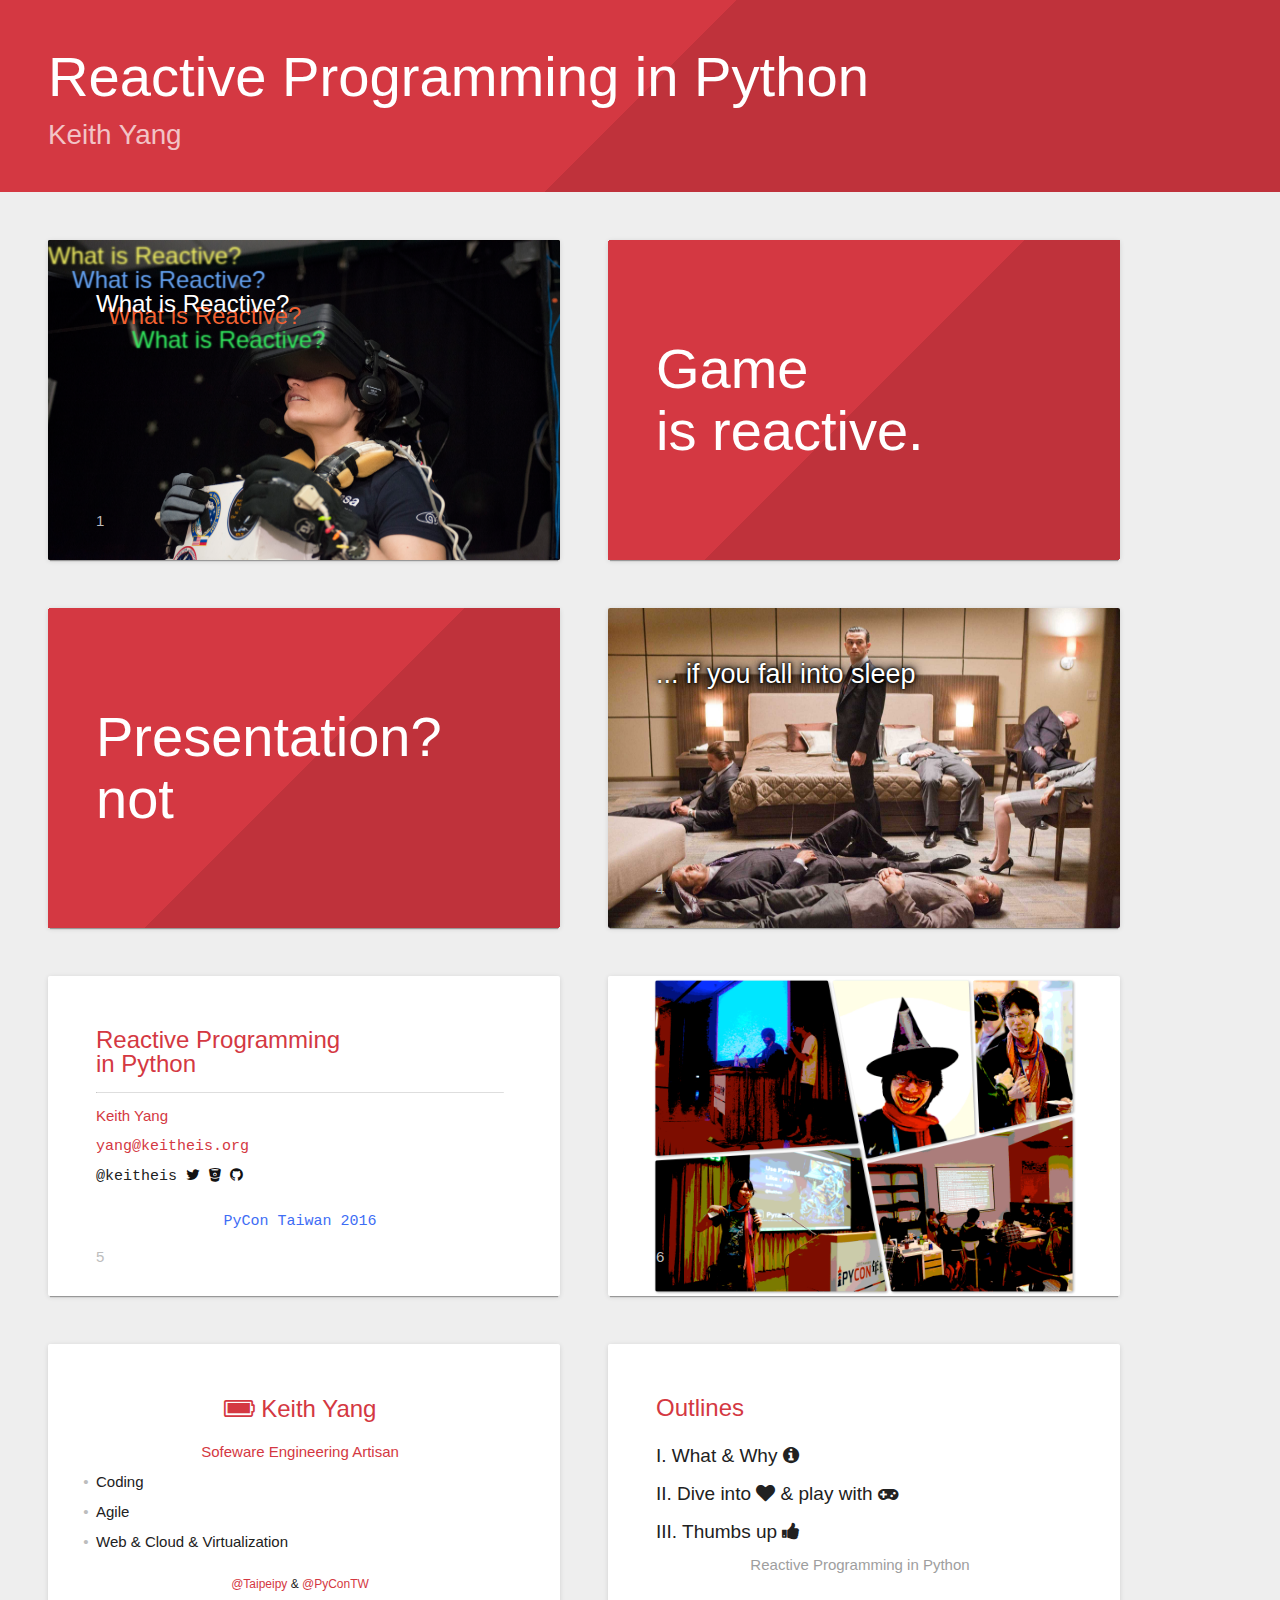
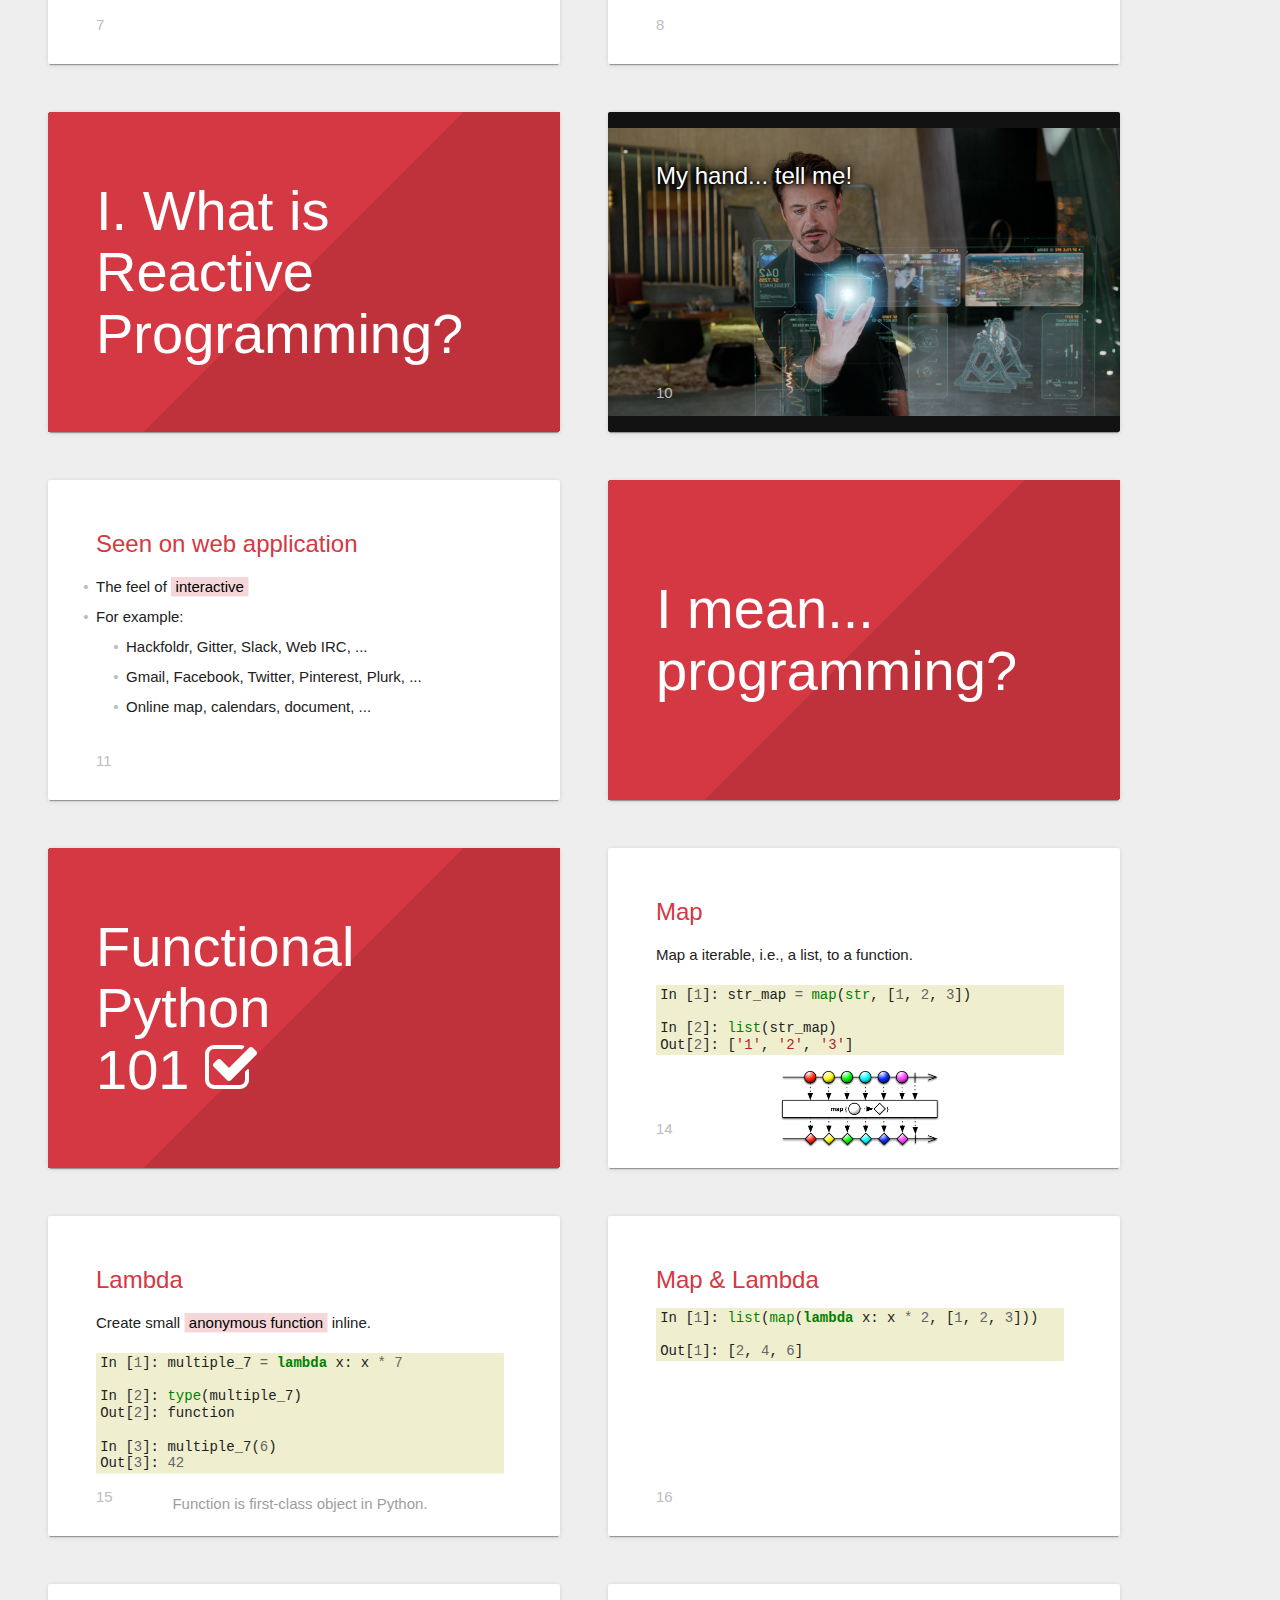
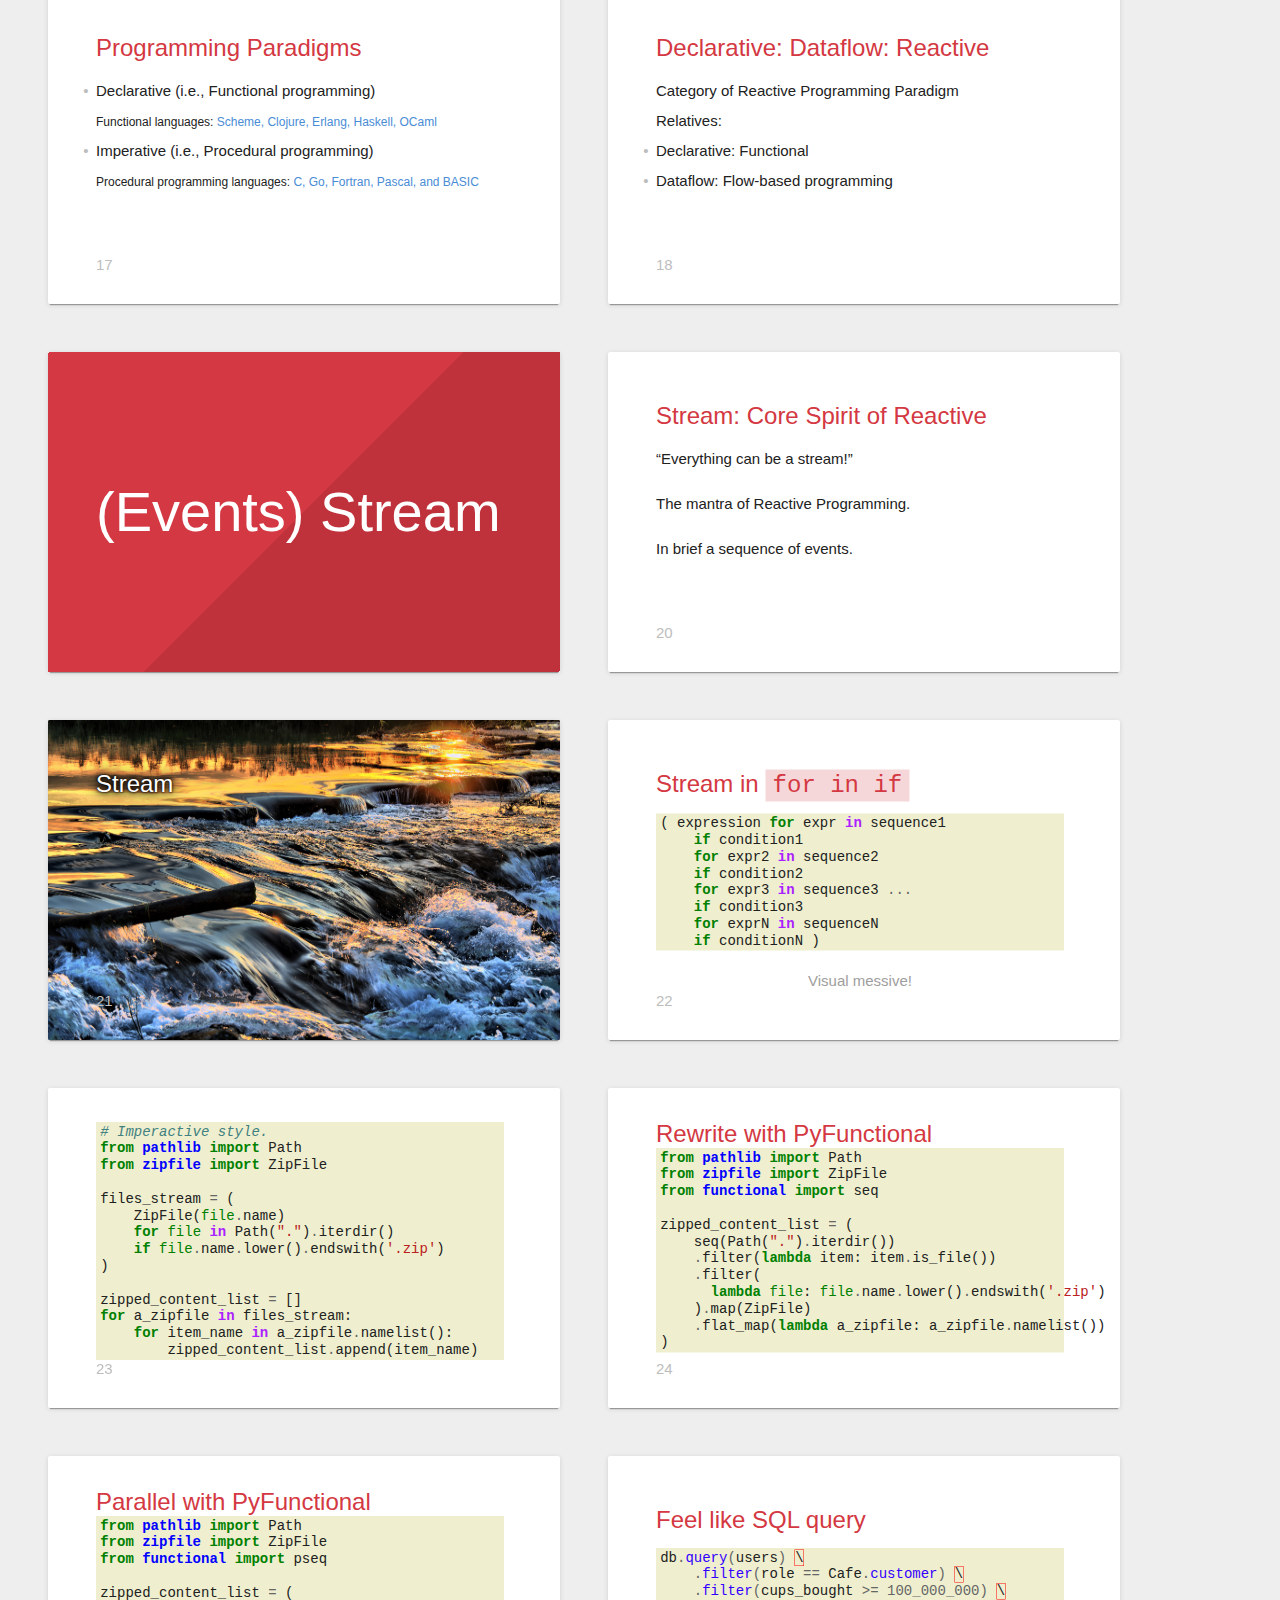
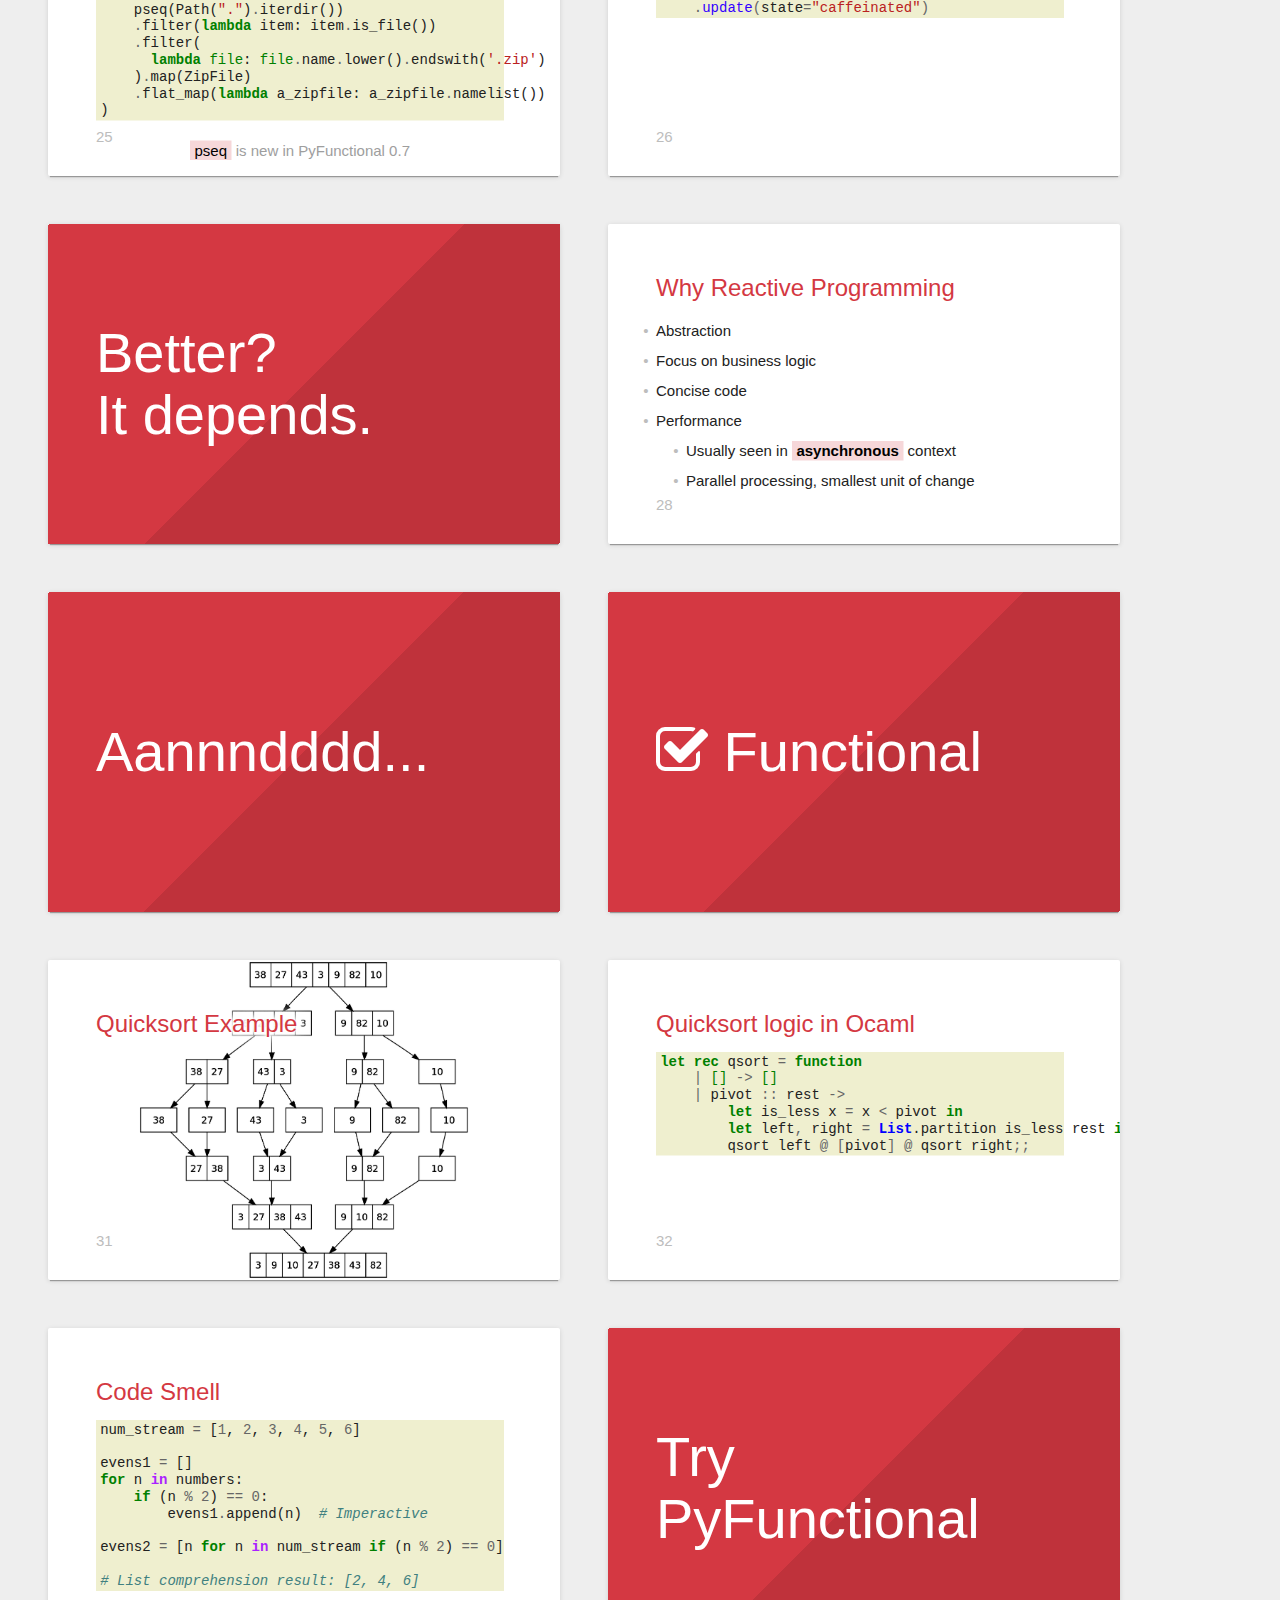
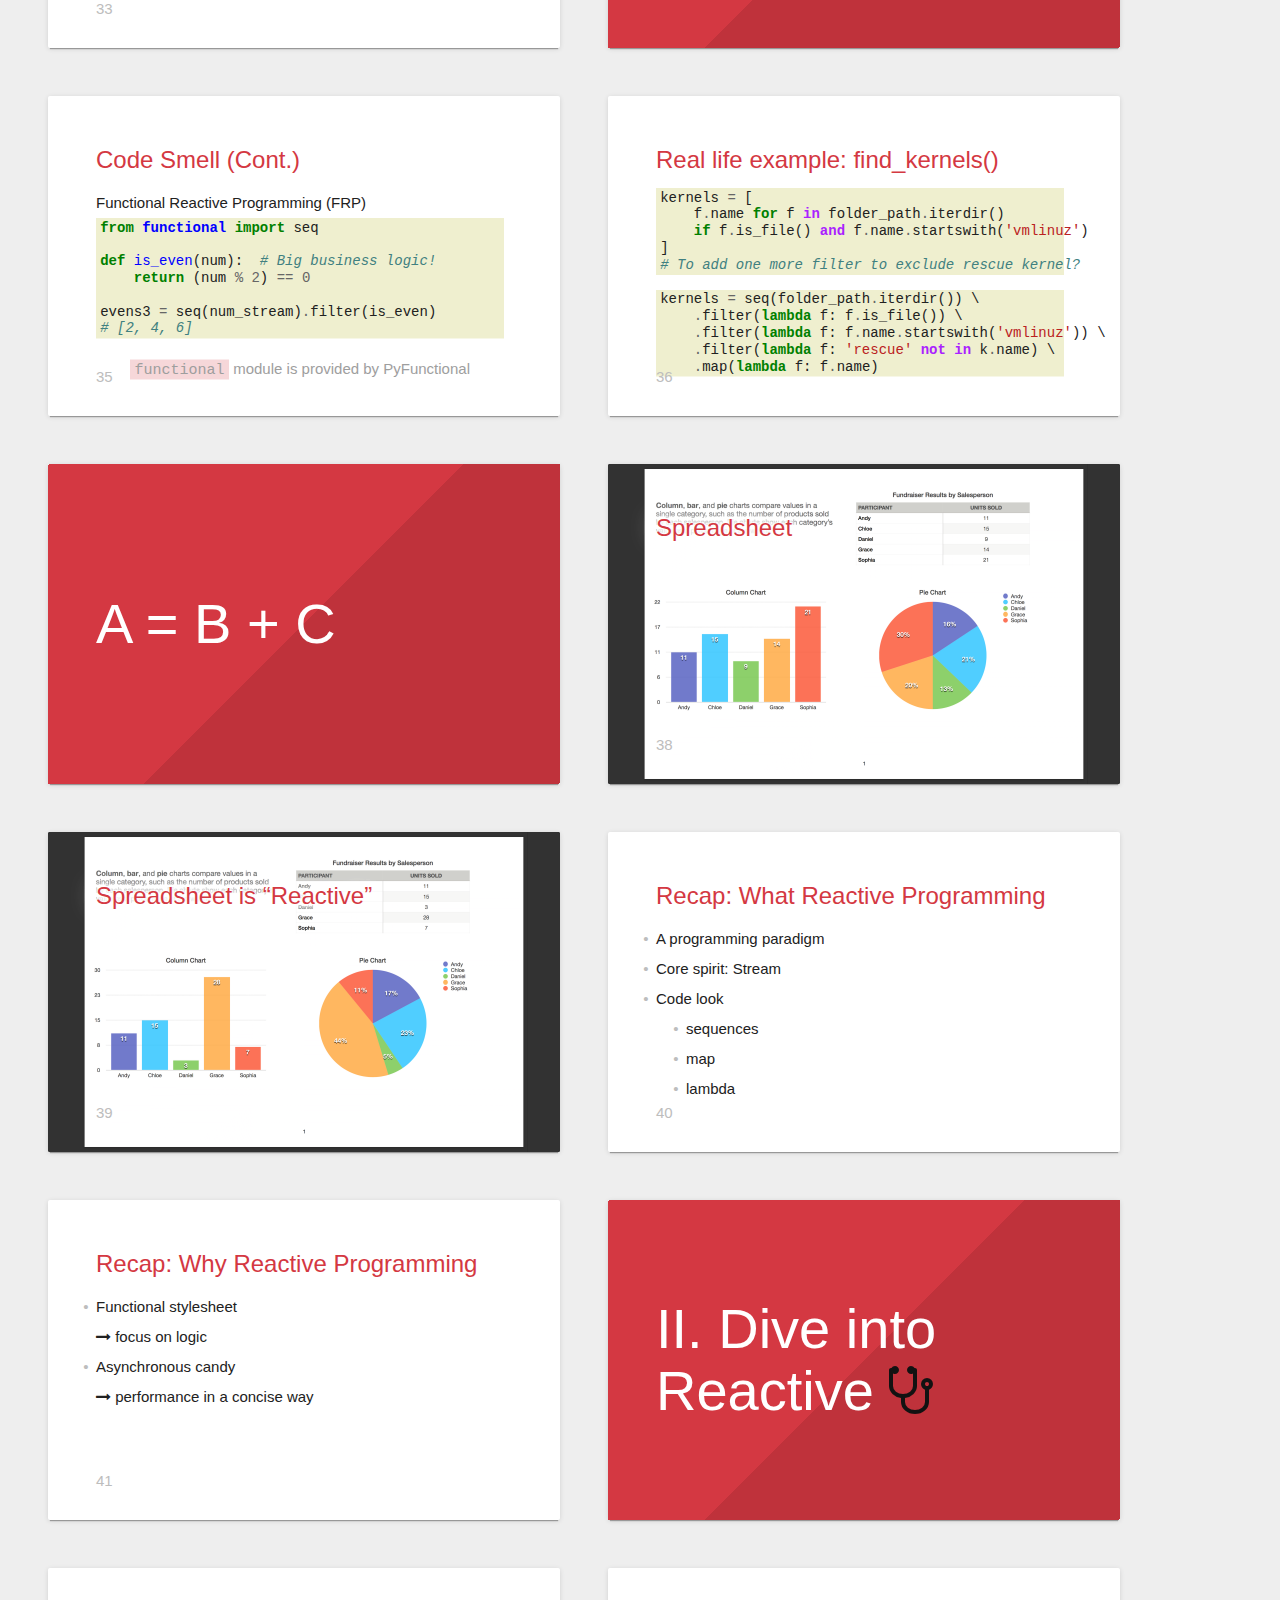
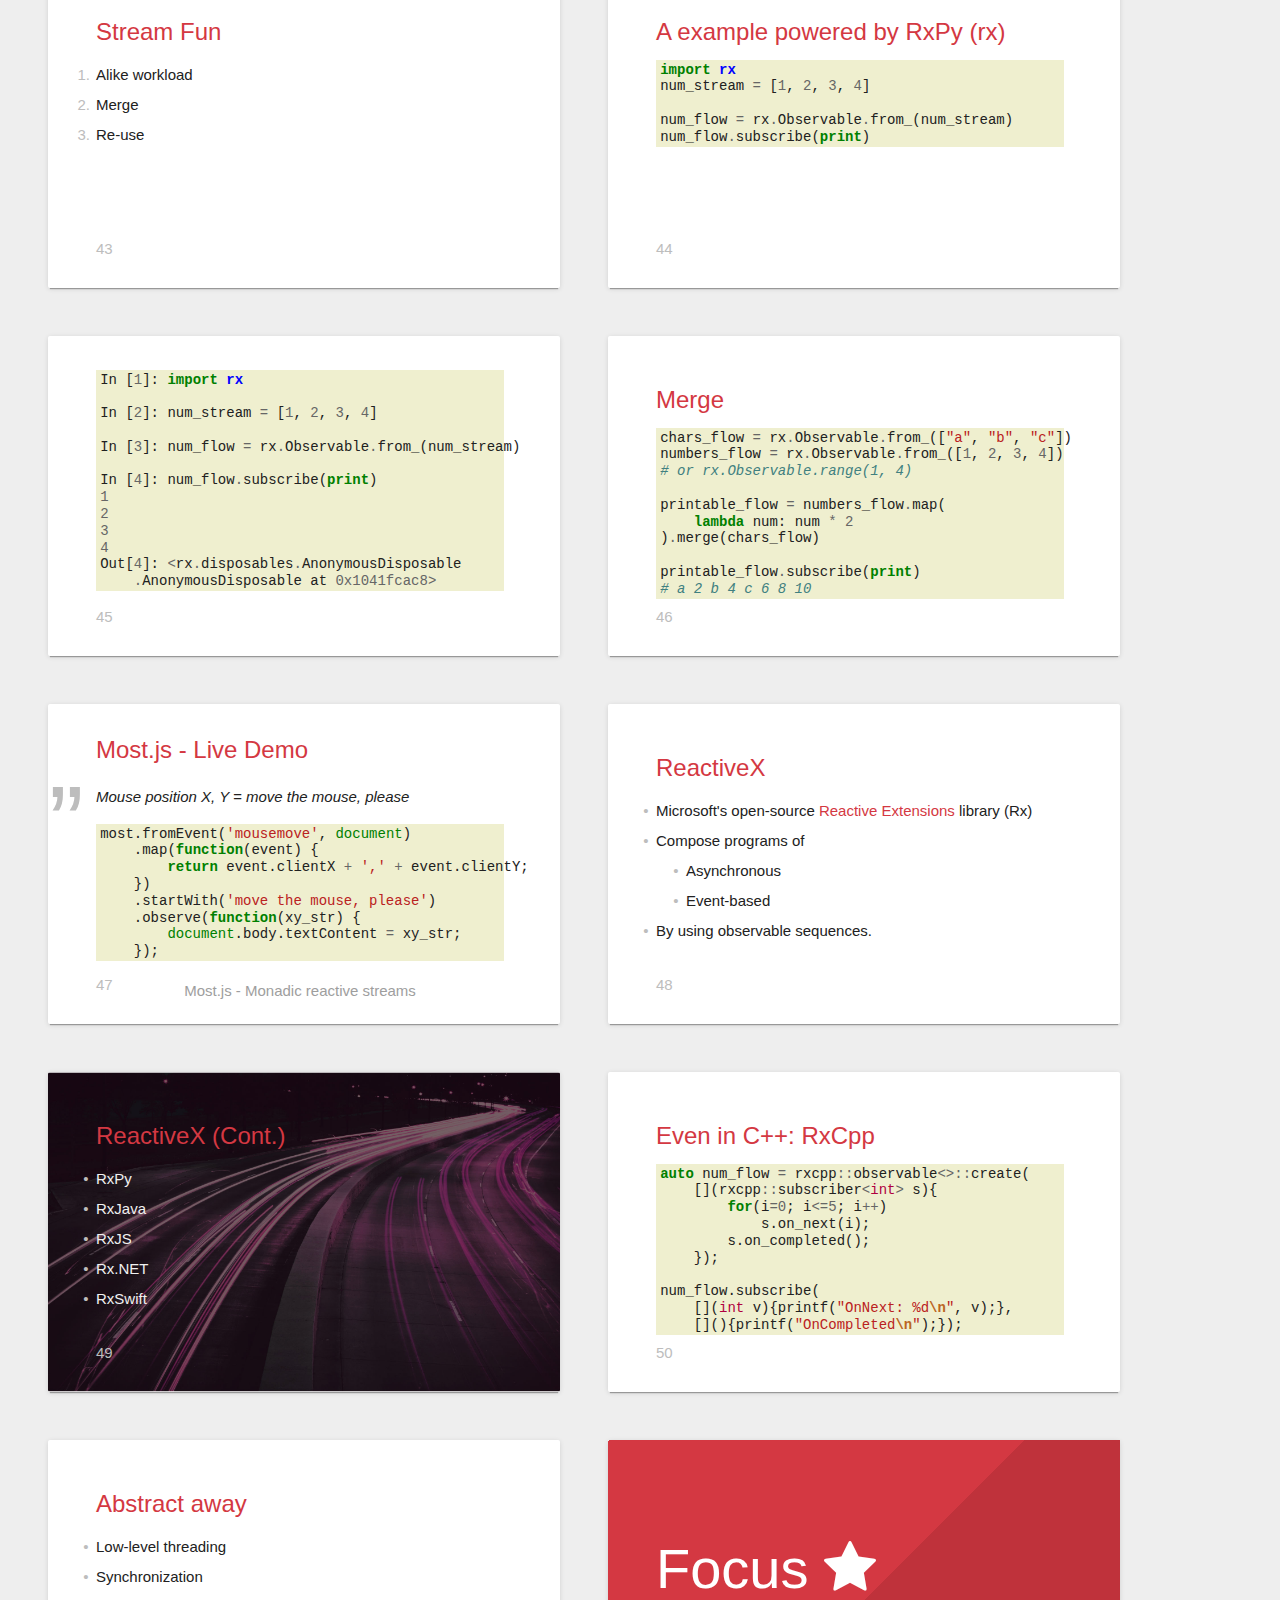
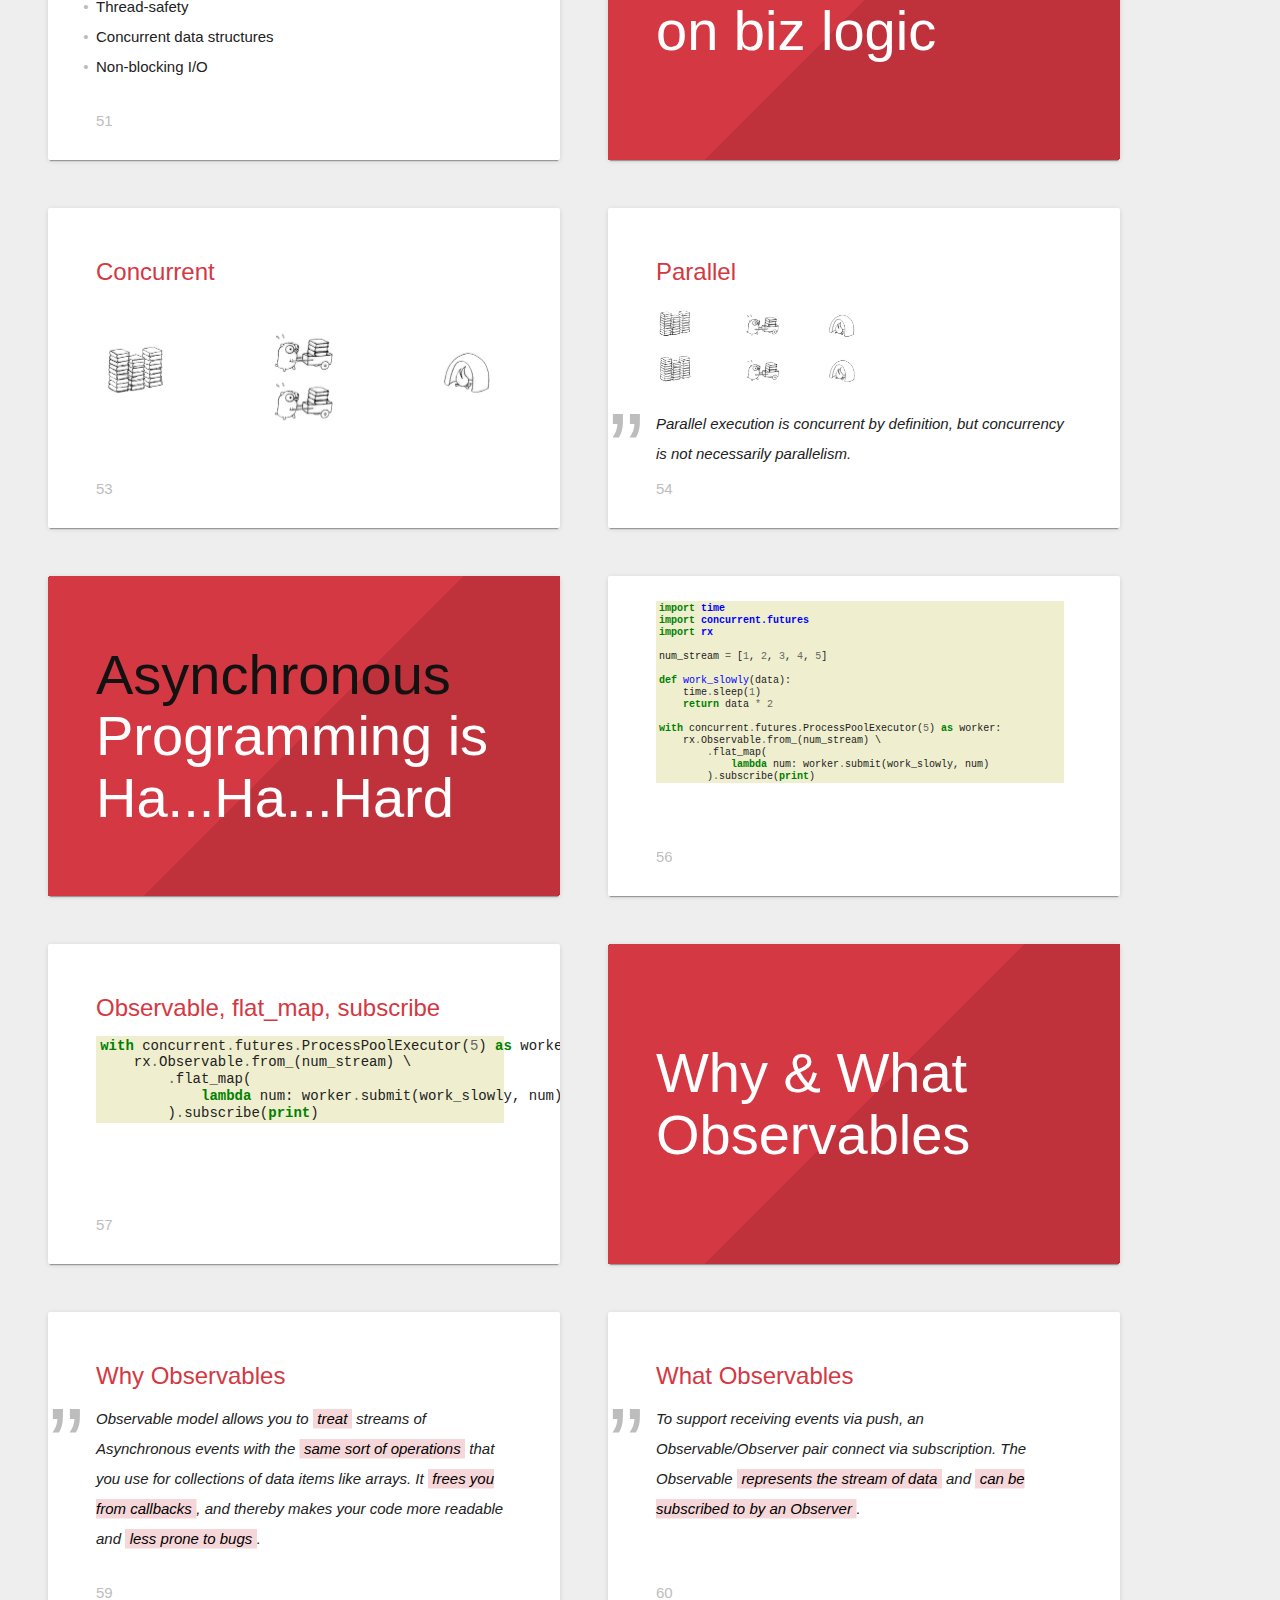
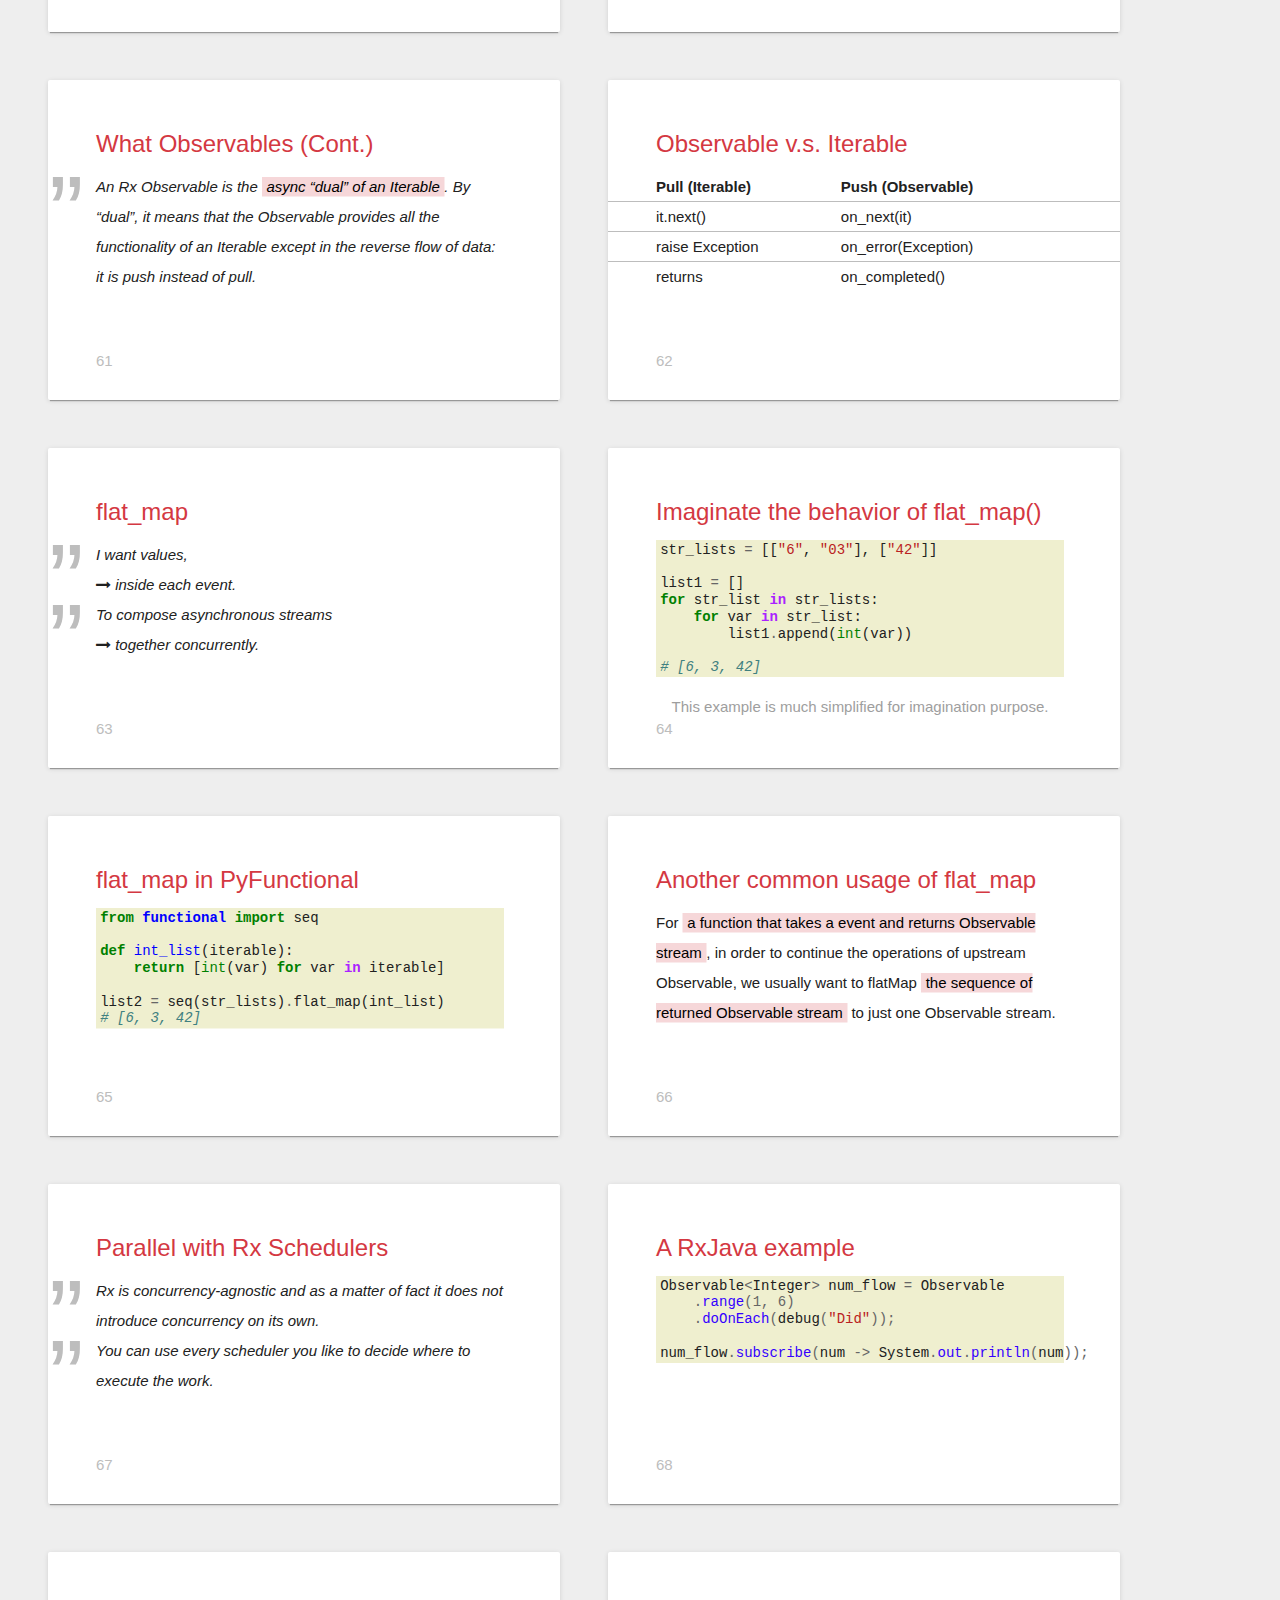
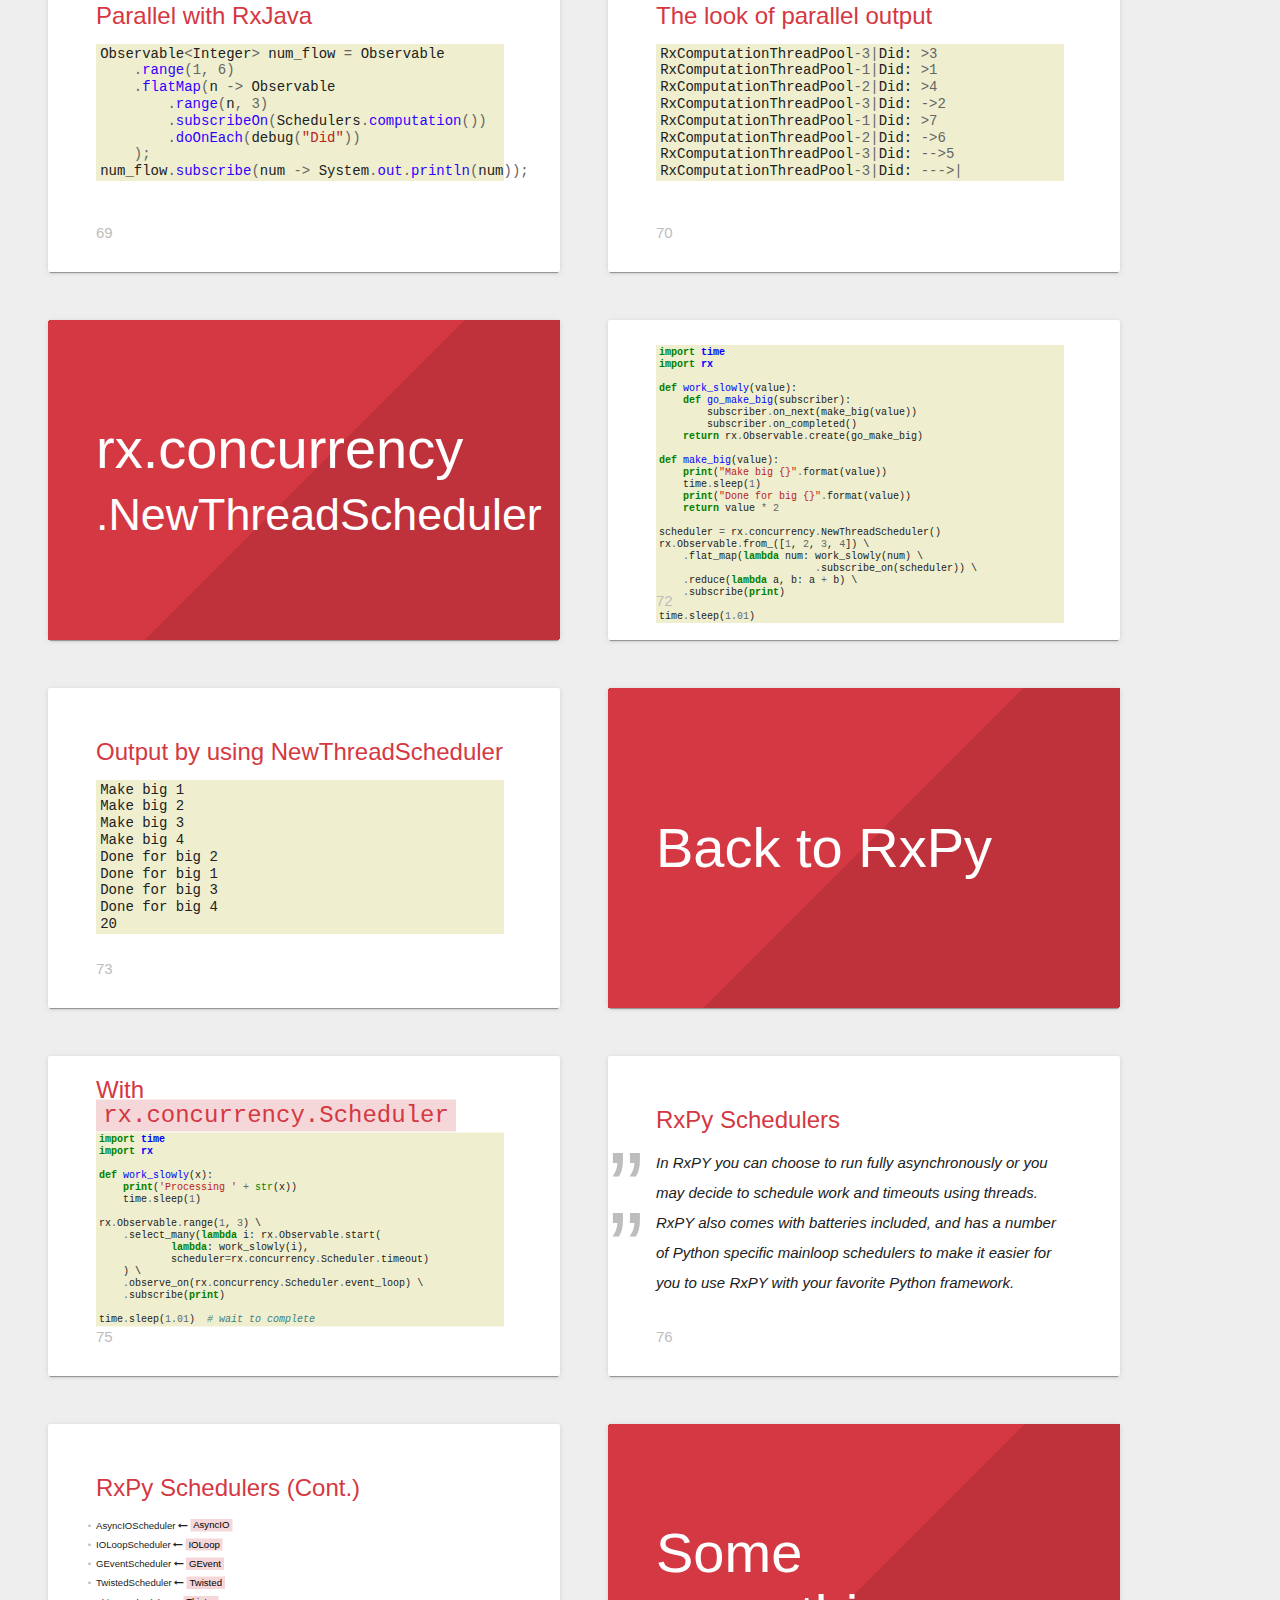
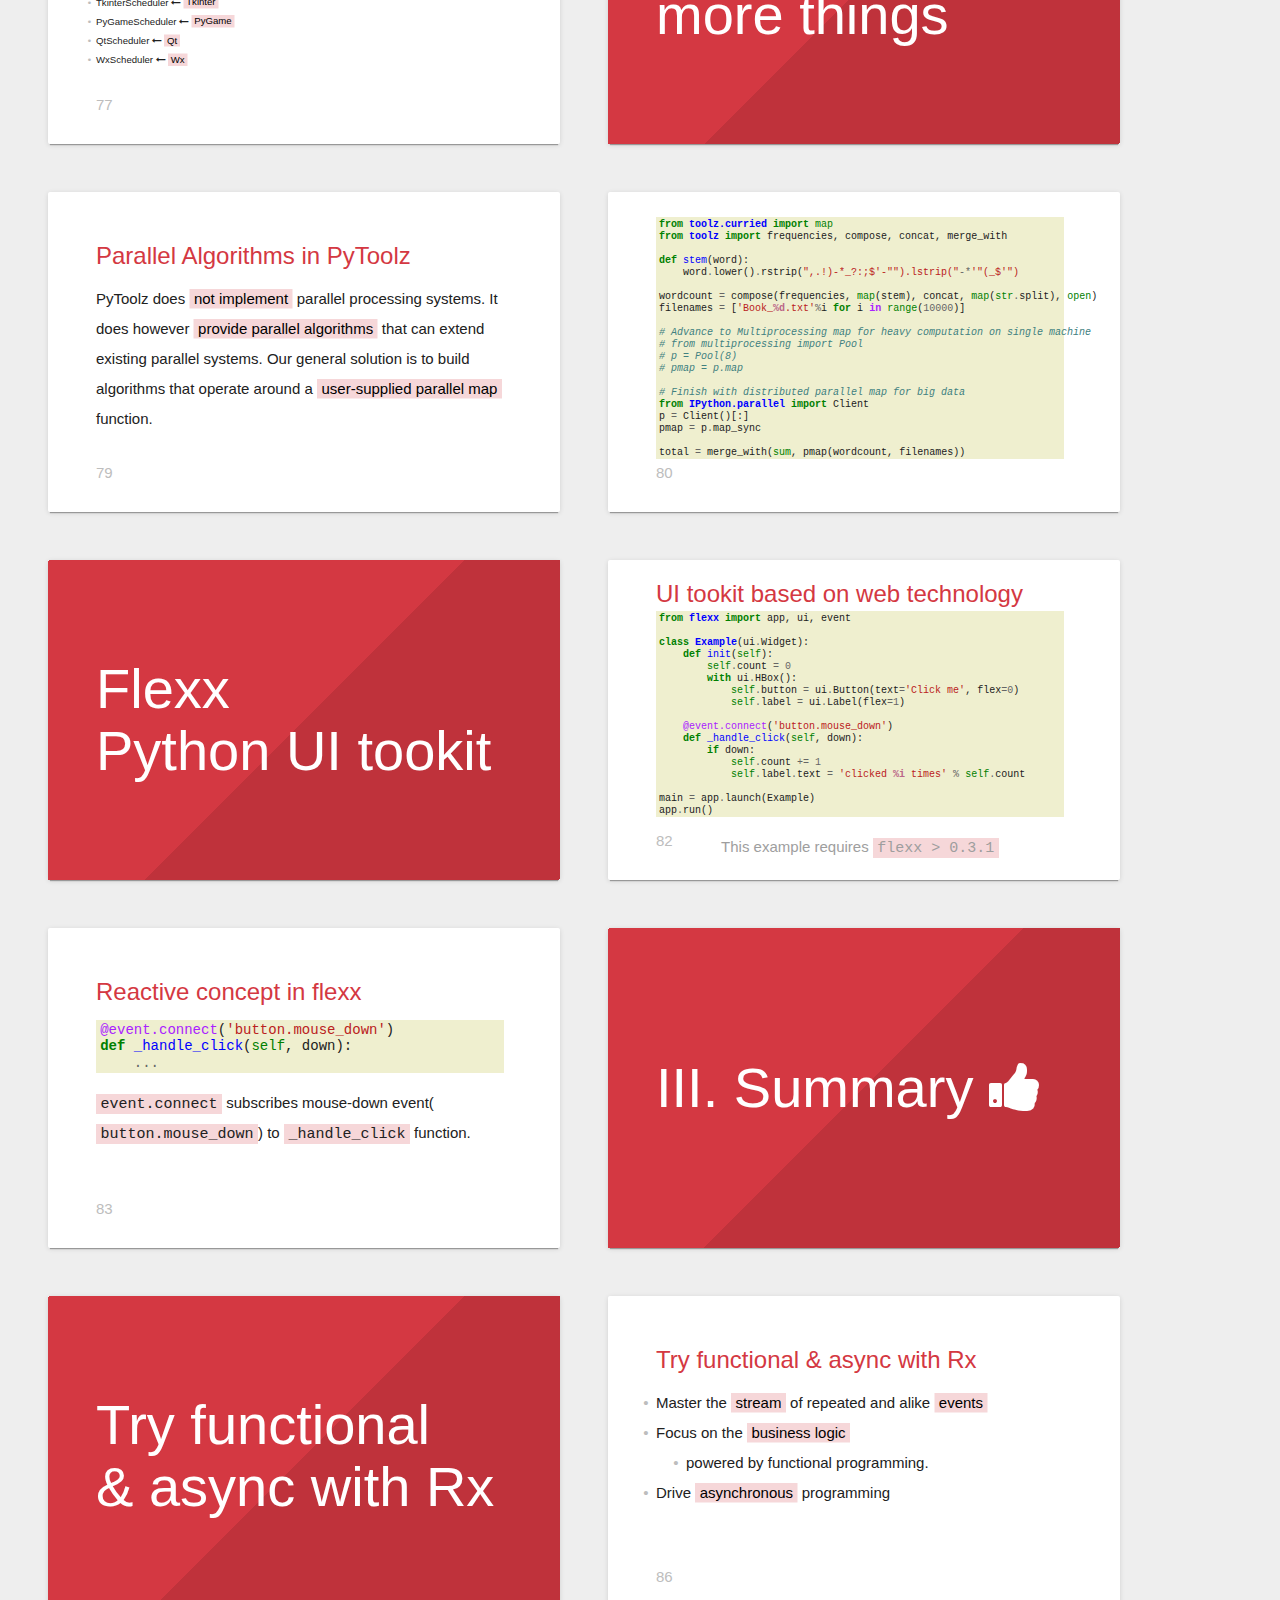
<file: index.html>
<!DOCTYPE html><html lang="en"><head><title>Reactive Programming in Python -- Keith Yang</title><meta charset="utf-8"/><meta http-equiv="x-ua-compatible" content="ie=edge"/><meta name="viewport" content="width=device-width, initial-scale=1"/><link rel="stylesheet" href="shower/material/styles/screen-16x9.css"/><link rel="stylesheet" href="font-awesome/css/font-awesome.min.css"/><link rel="stylesheet" href="pygments.css"/><style>.text-center {
  text-align: center; }

  .name {
    font-family: Trebuchet MS, Lucida Grande, Lucida Sans, Tahoma, sans-serif; }

    .slide, .slide.active {
      font-size: 30px; }
      .slide.loading, .slide.active.loading {
        background: #121212; }
        .slide.fullcode h2, .slide.active.fullcode h2 {
          margin-top: -36px;
          margin-bottom: 40px; }
          .slide.fullcode pre, .slide.active.fullcode pre {
            margin-top: -36px; }
            .slide.fullcode.max.slide.active::after,
            .slide.active.fullcode.max.slide.active::after {
              left: 54px; }
              .slide.fullcode.max h2, .slide.active.fullcode.max h2 {
                margin-top: -60px;
                margin-bottom: 64px; }
                .slide.fullcode.max pre, .slide.active.fullcode.max pre {
                  margin-top: -54px; }
                  .slide.fullcode.max pre .codehilite, .slide.active.fullcode.max pre .codehilite {
                    font-size: 20px; }
      .slide.outlines h3, .slide.active.outlines h3 {
        font-size: 38px; }
        .slide h2, .slide.active h2 {
          color: #d43842; }
          .slide h2.focustitle, .slide.active h2.focustitle {
            color: #FFF;
            text-shadow: 0 0 32px #000, 0 0 16px #000, 0 0 8px #000, 0 0 4px #000; }
            .slide h2.focustitle.red, .slide.active h2.focustitle.red {
              color: #d43842;
              text-shadow: 0 0 32px #fff, 0 0 16px #fff, 0 0 8px #fff, 0 0 4px #fff, 0 0 32px #fff,
                            0 0 16px #fff, 0 0 8px #fff, 0 0 4px #fff, 0 0 64px #fff, 0 0 48px #fff,
                            0 0 32px #fff, 0 0 4px #fff; }
              .slide h2.shout, .slide.active h2.shout {
                color: #FFF; }
                .slide a, .slide.active a {
                  background: none; }
                  .slide .kred, .slide.active .kred {
                    color: #d43842; }
                    .slide .kblue, .slide.active .kblue {
                      color: #498cd6; }
                      .slide .kblack, .slide.active .kblack {
                        color: #121212; }
                        .slide .kwhite, .slide.active .kwhite {
                          color: #f0f0f0; }
                          .slide .pyctw, .slide.active .pyctw {
                            color: #3e6df5; }
                            .slide p, .slide li, .slide.active p, .slide.active li {
                              font-size: 30px; }
                              .slide i.fa, .slide.active i.fa {
                                font-style: normal;
                                text-indent: 0; }
                                .slide .fs-xl, .slide.active .fs-xl {
                                  font-size: 180%; }
                                  .slide .fs-l, .slide.active .fs-l {
                                    font-size: 160%; }
                                    .slide .fs-s, .slide.active .fs-s {
                                      font-size: 80%; }
                                      .slide .fs-s li, .slide.active .fs-s li {
                                        font-size: 80%; }
      .slide .fs-xs, .slide.active .fs-xs {
        font-size: 60%; }
        .slide .fs-xs li, .slide.active .fs-xs li {
          font-size: 60%; }
          .slide .fs-xs ul li, .slide.active .fs-xs ul li {
            font-size: 60%; }
      .slide pre .codehilite, .slide.active pre .codehilite {
        font-size: 28px;
        line-height: 1.2;
        padding: 0.1em 0.3em;
        background: #efefcf; }
        .slide .text-right, .slide.active .text-right {
          text-align: right; }</style></head><body class="shower list"><header class="caption"><h1>Reactive Programming in Python</h1><p class="name">Keith Yang</p></header><section id="game" class="slide loading"><h2>What is Reactive?</h2><img src="pictures/how_reactive.jpg" alt="" width="100%" class="cover"/><style>#game h2 {
  color: #FFF;
  text-shadow: 24px 24px 1px #f36131, -48px -48px 2px #63a1f1, 72px 72px 3px #33f161,
    -96px -96px 4px #f3f161; }</style></section><section class="slide"><h2 class="shout">Game<br/><span>is reactive.</span></h2></section><section class="slide"><h2 class="shout">Presentation?<br/><span class="next">not</span></h2></section><section class="slide"><h2 class="focustitle fs-xl">... if you fall into sleep</h2><img src="pictures/fall_into_sleep.jpg" alt="" width="100%" class="cover"/></section><section id="cover" class="slide"><h2>Reactive Programming<br/>in Python</h2><hr/><h4><a href="https://yang.keitheis.org" class="name">Keith Yang</a></h4><pre><code><a href="mailto:yang@keitheis.org">yang@keitheis.org</a><br/>@keitheis <a href="https://twitter.com/keitheis" class="kblack"><i class="fa fa-twitter"></i></a> <a href="https://bitbucket.org/keitheis" class="kblack"><i class="fa fa-bitbucket"></i></a> <a href="https://github.com/keitheis" class="kblack"><i class="fa fa-github"></i></a></code></pre><pre><code class="text-center pyctw">PyCon Taiwan 2016</code></pre></section><section class="slide"><img src="pictures/mecollage.png" class="cover"/></section><section class="slide"><h2 class="text-center"><i class="fa fa-battery-full"></i> Keith Yang</h2><h3 class="text-center kred">Sofeware Engineering Artisan</h3><ul>
<li>Coding</li>
<li>Agile</li>
<li>Web &amp; Cloud &amp; Virtualization</li>
</ul><p class="text-center fs-s"><a href="http://taipei.python.org.tw/">@Taipeipy</a> & <a href="http://tw.pycon.org/">@PyConTW</a></p></section><section class="outlines slide"><h2>Outlines</h2><h3>I. What & Why <i class="fa fa-info-circle"></i></h3><h3>II. Dive into <i class="fa fa-heart"></i> & play with <i class="fa fa-gamepad"></i></h3><h3>III. Thumbs up <i class="fa fa-thumbs-up"></i></h3><p class="note text-center">Reactive Programming in Python</p></section><section class="slide"><h2 class="shout">I. What is<br/>Reactive Programming?</h2></section><section class="slide loading"><h2 class="focustitle">My hand... tell me!</h2><img src="pictures/holograph.jpg" alt="" width="100%" class="cover"/></section><section class="slide"><h2>Seen on web application</h2><ul>
<li>The feel of <mark>interactive</mark></li>
<li>For example:
<ul>
<li>Hackfoldr, Gitter, Slack, Web IRC, ...</li>
<li>Gmail, Facebook, Twitter, Pinterest, Plurk, ...</li>
<li>Online map, calendars, document, ...</li>
</ul></li>
</ul></section><section class="slide"><h2 class="shout">I mean...<br/>programming?</h2></section><section class="slide"><h2 class="shout">Functional<br/>Python<br/>101 <i class="fa fa-check-square-o"></i></h2></section><section class="slide"><h2>Map</h2><p>Map a iterable, i.e., a list, to a function.</p>
<pre><code><div class="codehilite"><span class="n">In</span> <span class="p">[</span><span class="mi">1</span><span class="p">]:</span> <span class="n">str_map</span> <span class="o">=</span> <span class="nb">map</span><span class="p">(</span><span class="nb">str</span><span class="p">,</span> <span class="p">[</span><span class="mi">1</span><span class="p">,</span> <span class="mi">2</span><span class="p">,</span> <span class="mi">3</span><span class="p">])</span><br/><br/><span class="n">In</span> <span class="p">[</span><span class="mi">2</span><span class="p">]:</span> <span class="nb">list</span><span class="p">(</span><span class="n">str_map</span><span class="p">)</span><br/><span class="n">Out</span><span class="p">[</span><span class="mi">2</span><span class="p">]:</span> <span class="p">[</span><span class="s1">&#39;1&#39;</span><span class="p">,</span> <span class="s1">&#39;2&#39;</span><span class="p">,</span> <span class="s1">&#39;3&#39;</span><span class="p">]</span><br/></div></code></pre><div class="text-center"><img src="pictures/map.png" alt="" width="40%"/></div></section><section class="slide"><h2>Lambda</h2><p>Create small <mark>anonymous function</mark> inline.</p>
<pre><code><div class="codehilite"><span class="n">In</span> <span class="p">[</span><span class="mi">1</span><span class="p">]:</span> <span class="n">multiple_7</span> <span class="o">=</span> <span class="k">lambda</span> <span class="n">x</span><span class="p">:</span> <span class="n">x</span> <span class="o">*</span> <span class="mi">7</span><br/><br/><span class="n">In</span> <span class="p">[</span><span class="mi">2</span><span class="p">]:</span> <span class="nb">type</span><span class="p">(</span><span class="n">multiple_7</span><span class="p">)</span><br/><span class="n">Out</span><span class="p">[</span><span class="mi">2</span><span class="p">]:</span> <span class="n">function</span><br/><br/><span class="n">In</span> <span class="p">[</span><span class="mi">3</span><span class="p">]:</span> <span class="n">multiple_7</span><span class="p">(</span><span class="mi">6</span><span class="p">)</span><br/><span class="n">Out</span><span class="p">[</span><span class="mi">3</span><span class="p">]:</span> <span class="mi">42</span><br/></div></code></pre><p class="note text-center">Function is first-class object in Python.</p></section><section class="slide"><h2>Map & Lambda</h2>
<pre><code><div class="codehilite"><span class="n">In</span> <span class="p">[</span><span class="mi">1</span><span class="p">]:</span> <span class="nb">list</span><span class="p">(</span><span class="nb">map</span><span class="p">(</span><span class="k">lambda</span> <span class="n">x</span><span class="p">:</span> <span class="n">x</span> <span class="o">*</span> <span class="mi">2</span><span class="p">,</span> <span class="p">[</span><span class="mi">1</span><span class="p">,</span> <span class="mi">2</span><span class="p">,</span> <span class="mi">3</span><span class="p">]))</span><br/><br/><span class="n">Out</span><span class="p">[</span><span class="mi">1</span><span class="p">]:</span> <span class="p">[</span><span class="mi">2</span><span class="p">,</span> <span class="mi">4</span><span class="p">,</span> <span class="mi">6</span><span class="p">]</span><br/></div></code></pre></section><section class="slide"><h2>Programming Paradigms</h2><ul><li>Declarative (i.e., Functional programming)<br/><span class="fs-s next">Functional languages: <span class="kblue">Scheme, Clojure, Erlang, Haskell, OCaml</span></span></li><li>Imperative (i.e., Procedural programming)<br/><span class="fs-s next">Procedural programming languages: <span class="kblue">C, Go, Fortran, Pascal, and BASIC</span></span></li></ul></section><section class="slide"><h2>Declarative: Dataflow: Reactive</h2><h3>Category of Reactive Programming Paradigm</h3><h4>Relatives:</h4><ul>
<li>Declarative: Functional</li>
<li>Dataflow: Flow-based programming</li>
</ul></section><section class="slide"><h2 class="shout">(Events) Stream</h2></section><section class="slide"><h2>Stream<span class="next">: Core Spirit of Reactive<span></h2><p>“Everything can be a stream!”</p><p>The mantra of Reactive Programming.</p><p>In brief a sequence of events.</p></section><section class="slide loading"><h2 class="focustitle">Stream</h2><img src="pictures/stream.jpg" alt="" width="100%" class="cover"/></section><section class="slide"><h2>Stream in <code>for in if</code></h2>
<pre><code><div class="codehilite"><span class="p">(</span> <span class="n">expression</span> <span class="k">for</span> <span class="n">expr</span> <span class="ow">in</span> <span class="n">sequence1</span><br/>&nbsp;&nbsp;&nbsp;&nbsp;<span class="k">if</span> <span class="n">condition1</span><br/>&nbsp;&nbsp;&nbsp;&nbsp;<span class="k">for</span> <span class="n">expr2</span> <span class="ow">in</span> <span class="n">sequence2</span><br/>&nbsp;&nbsp;&nbsp;&nbsp;<span class="k">if</span> <span class="n">condition2</span><br/>&nbsp;&nbsp;&nbsp;&nbsp;<span class="k">for</span> <span class="n">expr3</span> <span class="ow">in</span> <span class="n">sequence3</span> <span class="o">...</span><br/>&nbsp;&nbsp;&nbsp;&nbsp;<span class="k">if</span> <span class="n">condition3</span><br/>&nbsp;&nbsp;&nbsp;&nbsp;<span class="k">for</span> <span class="n">exprN</span> <span class="ow">in</span> <span class="n">sequenceN</span><br/>&nbsp;&nbsp;&nbsp;&nbsp;<span class="k">if</span> <span class="n">conditionN</span> <span class="p">)</span><br/></div></code></pre><p class="note text-center">Visual messive!</p></section><section class="fullcode slide">
<pre><code><div class="codehilite"><span class="c1"># Imperactive style.</span><br/><span class="kn">from</span> <span class="nn">pathlib</span> <span class="kn">import</span> <span class="n">Path</span><br/><span class="kn">from</span> <span class="nn">zipfile</span> <span class="kn">import</span> <span class="n">ZipFile</span><br/><br/><span class="n">files_stream</span> <span class="o">=</span> <span class="p">(</span><br/>&nbsp;&nbsp;&nbsp;&nbsp;<span class="n">ZipFile</span><span class="p">(</span><span class="nb">file</span><span class="o">.</span><span class="n">name</span><span class="p">)</span><br/>&nbsp;&nbsp;&nbsp;&nbsp;<span class="k">for</span> <span class="nb">file</span> <span class="ow">in</span> <span class="n">Path</span><span class="p">(</span><span class="s2">&quot;.&quot;</span><span class="p">)</span><span class="o">.</span><span class="n">iterdir</span><span class="p">()</span><br/>&nbsp;&nbsp;&nbsp;&nbsp;<span class="k">if</span> <span class="nb">file</span><span class="o">.</span><span class="n">name</span><span class="o">.</span><span class="n">lower</span><span class="p">()</span><span class="o">.</span><span class="n">endswith</span><span class="p">(</span><span class="s1">&#39;.zip&#39;</span><span class="p">)</span><br/><span class="p">)</span><br/><br/><span class="n">zipped_content_list</span> <span class="o">=</span> <span class="p">[]</span><br/><span class="k">for</span> <span class="n">a_zipfile</span> <span class="ow">in</span> <span class="n">files_stream</span><span class="p">:</span><br/>&nbsp;&nbsp;&nbsp;&nbsp;<span class="k">for</span> <span class="n">item_name</span> <span class="ow">in</span> <span class="n">a_zipfile</span><span class="o">.</span><span class="n">namelist</span><span class="p">():</span><br/>&nbsp;&nbsp;&nbsp;&nbsp;&nbsp;&nbsp;&nbsp;&nbsp;<span class="n">zipped_content_list</span><span class="o">.</span><span class="n">append</span><span class="p">(</span><span class="n">item_name</span><span class="p">)</span><br/></div></code></pre></section><section class="fullcode slide"><h2>Rewrite with PyFunctional</h2>
<pre><code><div class="codehilite"><span class="kn">from</span> <span class="nn">pathlib</span> <span class="kn">import</span> <span class="n">Path</span><br/><span class="kn">from</span> <span class="nn">zipfile</span> <span class="kn">import</span> <span class="n">ZipFile</span><br/><span class="kn">from</span> <span class="nn">functional</span> <span class="kn">import</span> <span class="n">seq</span><br/><br/><span class="n">zipped_content_list</span> <span class="o">=</span> <span class="p">(</span><br/>&nbsp;&nbsp;&nbsp;&nbsp;<span class="n">seq</span><span class="p">(</span><span class="n">Path</span><span class="p">(</span><span class="s2">&quot;.&quot;</span><span class="p">)</span><span class="o">.</span><span class="n">iterdir</span><span class="p">())</span><br/>&nbsp;&nbsp;&nbsp;&nbsp;<span class="o">.</span><span class="n">filter</span><span class="p">(</span><span class="k">lambda</span> <span class="n">item</span><span class="p">:</span> <span class="n">item</span><span class="o">.</span><span class="n">is_file</span><span class="p">())</span><br/>&nbsp;&nbsp;&nbsp;&nbsp;<span class="o">.</span><span class="n">filter</span><span class="p">(</span><br/>&nbsp;&nbsp;&nbsp;&nbsp;&nbsp;&nbsp;<span class="k">lambda</span> <span class="nb">file</span><span class="p">:</span> <span class="nb">file</span><span class="o">.</span><span class="n">name</span><span class="o">.</span><span class="n">lower</span><span class="p">()</span><span class="o">.</span><span class="n">endswith</span><span class="p">(</span><span class="s1">&#39;.zip&#39;</span><span class="p">)</span><br/>&nbsp;&nbsp;&nbsp;&nbsp;<span class="p">)</span><span class="o">.</span><span class="n">map</span><span class="p">(</span><span class="n">ZipFile</span><span class="p">)</span><br/>&nbsp;&nbsp;&nbsp;&nbsp;<span class="o">.</span><span class="n">flat_map</span><span class="p">(</span><span class="k">lambda</span> <span class="n">a_zipfile</span><span class="p">:</span> <span class="n">a_zipfile</span><span class="o">.</span><span class="n">namelist</span><span class="p">())</span><br/><span class="p">)</span><br/></div></code></pre></section><section class="fullcode slide"><h2>Parallel with PyFunctional</h2>
<pre><code><div class="codehilite"><span class="kn">from</span> <span class="nn">pathlib</span> <span class="kn">import</span> <span class="n">Path</span><br/><span class="kn">from</span> <span class="nn">zipfile</span> <span class="kn">import</span> <span class="n">ZipFile</span><br/><span class="kn">from</span> <span class="nn">functional</span> <span class="kn">import</span> <span class="n">pseq</span><br/><br/><span class="n">zipped_content_list</span> <span class="o">=</span> <span class="p">(</span><br/>&nbsp;&nbsp;&nbsp;&nbsp;<span class="n">pseq</span><span class="p">(</span><span class="n">Path</span><span class="p">(</span><span class="s2">&quot;.&quot;</span><span class="p">)</span><span class="o">.</span><span class="n">iterdir</span><span class="p">())</span><br/>&nbsp;&nbsp;&nbsp;&nbsp;<span class="o">.</span><span class="n">filter</span><span class="p">(</span><span class="k">lambda</span> <span class="n">item</span><span class="p">:</span> <span class="n">item</span><span class="o">.</span><span class="n">is_file</span><span class="p">())</span><br/>&nbsp;&nbsp;&nbsp;&nbsp;<span class="o">.</span><span class="n">filter</span><span class="p">(</span><br/>&nbsp;&nbsp;&nbsp;&nbsp;&nbsp;&nbsp;<span class="k">lambda</span> <span class="nb">file</span><span class="p">:</span> <span class="nb">file</span><span class="o">.</span><span class="n">name</span><span class="o">.</span><span class="n">lower</span><span class="p">()</span><span class="o">.</span><span class="n">endswith</span><span class="p">(</span><span class="s1">&#39;.zip&#39;</span><span class="p">)</span><br/>&nbsp;&nbsp;&nbsp;&nbsp;<span class="p">)</span><span class="o">.</span><span class="n">map</span><span class="p">(</span><span class="n">ZipFile</span><span class="p">)</span><br/>&nbsp;&nbsp;&nbsp;&nbsp;<span class="o">.</span><span class="n">flat_map</span><span class="p">(</span><span class="k">lambda</span> <span class="n">a_zipfile</span><span class="p">:</span> <span class="n">a_zipfile</span><span class="o">.</span><span class="n">namelist</span><span class="p">())</span><br/><span class="p">)</span><br/></div></code></pre><p class="note text-center"><mark>pseq</mark> is new in PyFunctional 0.7</p></section><section class="slide"><h2>Feel like SQL query</h2>
<pre><code><div class="codehilite"><span class="n">db</span><span class="o">.</span><span class="na">query</span><span class="o">(</span><span class="n">users</span><span class="o">)</span> <span class="err">\</span><br/>&nbsp;&nbsp;&nbsp;&nbsp;<span class="o">.</span><span class="na">filter</span><span class="o">(</span><span class="n">role</span> <span class="o">==</span> <span class="n">Cafe</span><span class="o">.</span><span class="na">customer</span><span class="o">)</span> <span class="err">\</span><br/>&nbsp;&nbsp;&nbsp;&nbsp;<span class="o">.</span><span class="na">filter</span><span class="o">(</span><span class="n">cups_bought</span> <span class="o">&gt;=</span> <span class="mi">100_000_000</span><span class="o">)</span> <span class="err">\</span><br/>&nbsp;&nbsp;&nbsp;&nbsp;<span class="o">.</span><span class="na">update</span><span class="o">(</span><span class="n">state</span><span class="o">=</span><span class="s">&quot;caffeinated&quot;</span><span class="o">)</span><br/></div></code></pre></section><section class="slide"><h2 class="shout">Better?<br/>It depends.</h2></section><section class="slide"><h2>Why Reactive Programming</h2><ul><li>Abstraction</li><li>Focus on business logic</li><li>Concise code</li><li>Performance<ul class="next"><li>Usually seen in <mark><strong>asynchronous</strong></mark> context</li><li>Parallel processing, smallest unit of change</li></ul></li></ul></section><section class="slide"><h2 class="shout">Aannndddd...</h2></section><section class="slide"><h2 class="shout"><i class="fa fa-check-square-o"></i> Functional</h2></section><section class="slide"><h2 class="focustitle red">Quicksort Example</h2><img src="pictures/qsort.png" alt="" class="cover"/></section><section class="slide"><h2>Quicksort logic in Ocaml</h2>
<pre><code><div class="codehilite"><span class="k">let</span> <span class="k">rec</span> <span class="n">qsort</span> <span class="o">=</span> <span class="k">function</span><br/>&nbsp;&nbsp;&nbsp;&nbsp;<span class="o">|</span> <span class="bp">[]</span> <span class="o">-&gt;</span> <span class="bp">[]</span><br/>&nbsp;&nbsp;&nbsp;&nbsp;<span class="o">|</span> <span class="n">pivot</span> <span class="o">::</span> <span class="n">rest</span> <span class="o">-&gt;</span><br/>&nbsp;&nbsp;&nbsp;&nbsp;&nbsp;&nbsp;&nbsp;&nbsp;<span class="k">let</span> <span class="n">is_less</span> <span class="n">x</span> <span class="o">=</span> <span class="n">x</span> <span class="o">&lt;</span> <span class="n">pivot</span> <span class="k">in</span><br/>&nbsp;&nbsp;&nbsp;&nbsp;&nbsp;&nbsp;&nbsp;&nbsp;<span class="k">let</span> <span class="n">left</span><span class="o">,</span> <span class="n">right</span> <span class="o">=</span> <span class="nn">List</span><span class="p">.</span><span class="n">partition</span> <span class="n">is_less</span> <span class="n">rest</span> <span class="k">in</span><br/>&nbsp;&nbsp;&nbsp;&nbsp;&nbsp;&nbsp;&nbsp;&nbsp;<span class="n">qsort</span> <span class="n">left</span> <span class="o">@</span> <span class="o">[</span><span class="n">pivot</span><span class="o">]</span> <span class="o">@</span> <span class="n">qsort</span> <span class="n">right</span><span class="o">;;</span><br/></div></code></pre></section><section class="slide"><h2>Code Smell</h2>
<pre><code><div class="codehilite"><span class="n">num_stream</span> <span class="o">=</span> <span class="p">[</span><span class="mi">1</span><span class="p">,</span> <span class="mi">2</span><span class="p">,</span> <span class="mi">3</span><span class="p">,</span> <span class="mi">4</span><span class="p">,</span> <span class="mi">5</span><span class="p">,</span> <span class="mi">6</span><span class="p">]</span><br/><br/><span class="n">evens1</span> <span class="o">=</span> <span class="p">[]</span><br/><span class="k">for</span> <span class="n">n</span> <span class="ow">in</span> <span class="n">numbers</span><span class="p">:</span><br/>&nbsp;&nbsp;&nbsp;&nbsp;<span class="k">if</span> <span class="p">(</span><span class="n">n</span> <span class="o">%</span> <span class="mi">2</span><span class="p">)</span> <span class="o">==</span> <span class="mi">0</span><span class="p">:</span><br/>&nbsp;&nbsp;&nbsp;&nbsp;&nbsp;&nbsp;&nbsp;&nbsp;<span class="n">evens1</span><span class="o">.</span><span class="n">append</span><span class="p">(</span><span class="n">n</span><span class="p">)</span>&nbsp; <span class="c1"># Imperactive</span><br/><br/><span class="n">evens2</span> <span class="o">=</span> <span class="p">[</span><span class="n">n</span> <span class="k">for</span> <span class="n">n</span> <span class="ow">in</span> <span class="n">num_stream</span> <span class="k">if</span> <span class="p">(</span><span class="n">n</span> <span class="o">%</span> <span class="mi">2</span><span class="p">)</span> <span class="o">==</span> <span class="mi">0</span><span class="p">]</span><br/><br/><span class="c1"># List comprehension result: [2, 4, 6]</span><br/></div></code></pre></section><section class="slide"><h2 class="shout">Try<br/>PyFunctional</h2></section><section class="slide"><h2>Code Smell (Cont.)</h2><h3>Functional Reactive Programming (FRP)</h3>
<pre><code><div class="codehilite"><span class="kn">from</span> <span class="nn">functional</span> <span class="kn">import</span> <span class="n">seq</span><br/><br/><span class="k">def</span> <span class="nf">is_even</span><span class="p">(</span><span class="n">num</span><span class="p">):</span>&nbsp; <span class="c1"># Big business logic!</span><br/>&nbsp;&nbsp;&nbsp;&nbsp;<span class="k">return</span> <span class="p">(</span><span class="n">num</span> <span class="o">%</span> <span class="mi">2</span><span class="p">)</span> <span class="o">==</span> <span class="mi">0</span><br/><br/><span class="n">evens3</span> <span class="o">=</span> <span class="n">seq</span><span class="p">(</span><span class="n">num_stream</span><span class="p">)</span><span class="o">.</span><span class="n">filter</span><span class="p">(</span><span class="n">is_even</span><span class="p">)</span><br/><span class="c1"># [2, 4, 6]</span><br/></div></code></pre><p class="note text-center"><code>functional</code> module is provided by PyFunctional
</p></section><section class="slide"><h2>Real life example: find_kernels()</h2>
<pre><code><div class="codehilite"><span class="n">kernels</span> <span class="o">=</span> <span class="p">[</span><br/>&nbsp;&nbsp;&nbsp;&nbsp;<span class="n">f</span><span class="o">.</span><span class="n">name</span> <span class="k">for</span> <span class="n">f</span> <span class="ow">in</span> <span class="n">folder_path</span><span class="o">.</span><span class="n">iterdir</span><span class="p">()</span><br/>&nbsp;&nbsp;&nbsp;&nbsp;<span class="k">if</span> <span class="n">f</span><span class="o">.</span><span class="n">is_file</span><span class="p">()</span> <span class="ow">and</span> <span class="n">f</span><span class="o">.</span><span class="n">name</span><span class="o">.</span><span class="n">startswith</span><span class="p">(</span><span class="s1">&#39;vmlinuz&#39;</span><span class="p">)</span><br/><span class="p">]</span><br/><span class="c1"># To add one more filter to exclude rescue kernel?</span><br/></div></code></pre>
<pre><code><div class="codehilite"><span class="n">kernels</span> <span class="o">=</span> <span class="n">seq</span><span class="p">(</span><span class="n">folder_path</span><span class="o">.</span><span class="n">iterdir</span><span class="p">())</span> \<br/>&nbsp;&nbsp;&nbsp;&nbsp;<span class="o">.</span><span class="n">filter</span><span class="p">(</span><span class="k">lambda</span> <span class="n">f</span><span class="p">:</span> <span class="n">f</span><span class="o">.</span><span class="n">is_file</span><span class="p">())</span> \<br/>&nbsp;&nbsp;&nbsp;&nbsp;<span class="o">.</span><span class="n">filter</span><span class="p">(</span><span class="k">lambda</span> <span class="n">f</span><span class="p">:</span> <span class="n">f</span><span class="o">.</span><span class="n">name</span><span class="o">.</span><span class="n">startswith</span><span class="p">(</span><span class="s1">&#39;vmlinuz&#39;</span><span class="p">))</span> \<br/>&nbsp;&nbsp;&nbsp;&nbsp;<span class="o">.</span><span class="n">filter</span><span class="p">(</span><span class="k">lambda</span> <span class="n">f</span><span class="p">:</span> <span class="s1">&#39;rescue&#39;</span> <span class="ow">not</span> <span class="ow">in</span> <span class="n">k</span><span class="o">.</span><span class="n">name</span><span class="p">)</span> \<br/>&nbsp;&nbsp;&nbsp;&nbsp;<span class="o">.</span><span class="n">map</span><span class="p">(</span><span class="k">lambda</span> <span class="n">f</span><span class="p">:</span> <span class="n">f</span><span class="o">.</span><span class="n">name</span><span class="p">)</span><br/></div></code></pre></section><section class="slide"><h2 class="shout">A = B + C</h2></section><section class="slide loading"><h2 class="focustitle red">Spreadsheet</h2><img src="pictures/spreadsheet.png" alt="" class="cover"/></section><section class="slide loading"><h2 class="focustitle red">Spreadsheet is “Reactive”</h2><img src="pictures/spreadsheet_react.png" alt="" class="cover"/></section><section class="slide"><h2>Recap: What Reactive Programming</h2><ul>
<li>A programming paradigm</li>
<li>Core spirit: Stream</li>
<li>Code look
<ul>
<li>sequences</li>
<li>map</li>
<li>lambda</li>
</ul></li>
</ul></section><section class="slide"><h2>Recap: Why Reactive Programming</h2><ul>
<li>Functional stylesheet
<br/><i class="fa fa-long-arrow-right"></i> focus on logic</li>
<li>Asynchronous candy
<br/><i class="fa fa-long-arrow-right"></i> performance in a concise way</li>
</ul></section><section class="slide"><h2 class="shout">II. Dive into Reactive <i class="kblack fa fa-stethoscope"></i></h2></section><section class="outlines slide"><h2>Stream Fun</h2><ol><li>Alike workload</li><li>Merge</li><li>Re-use</li></ol></section><section class="slide"><h2>A example powered by RxPy (rx)</h2>
<pre><code><div class="codehilite"><span class="kn">import</span> <span class="nn">rx</span><br/><span class="n">num_stream</span> <span class="o">=</span> <span class="p">[</span><span class="mi">1</span><span class="p">,</span> <span class="mi">2</span><span class="p">,</span> <span class="mi">3</span><span class="p">,</span> <span class="mi">4</span><span class="p">]</span><br/><br/><span class="n">num_flow</span> <span class="o">=</span> <span class="n">rx</span><span class="o">.</span><span class="n">Observable</span><span class="o">.</span><span class="n">from_</span><span class="p">(</span><span class="n">num_stream</span><span class="p">)</span><br/><span class="n">num_flow</span><span class="o">.</span><span class="n">subscribe</span><span class="p">(</span><span class="k">print</span><span class="p">)</span><br/></div></code></pre></section><section class="fullcode slide">
<pre><code><div class="codehilite"><span class="n">In</span> <span class="p">[</span><span class="mi">1</span><span class="p">]:</span> <span class="kn">import</span> <span class="nn">rx</span><br/><br/><span class="n">In</span> <span class="p">[</span><span class="mi">2</span><span class="p">]:</span> <span class="n">num_stream</span> <span class="o">=</span> <span class="p">[</span><span class="mi">1</span><span class="p">,</span> <span class="mi">2</span><span class="p">,</span> <span class="mi">3</span><span class="p">,</span> <span class="mi">4</span><span class="p">]</span><br/><br/><span class="n">In</span> <span class="p">[</span><span class="mi">3</span><span class="p">]:</span> <span class="n">num_flow</span> <span class="o">=</span> <span class="n">rx</span><span class="o">.</span><span class="n">Observable</span><span class="o">.</span><span class="n">from_</span><span class="p">(</span><span class="n">num_stream</span><span class="p">)</span><br/><br/><span class="n">In</span> <span class="p">[</span><span class="mi">4</span><span class="p">]:</span> <span class="n">num_flow</span><span class="o">.</span><span class="n">subscribe</span><span class="p">(</span><span class="k">print</span><span class="p">)</span><br/><span class="mi">1</span><br/><span class="mi">2</span><br/><span class="mi">3</span><br/><span class="mi">4</span><br/><span class="n">Out</span><span class="p">[</span><span class="mi">4</span><span class="p">]:</span> <span class="o">&lt;</span><span class="n">rx</span><span class="o">.</span><span class="n">disposables</span><span class="o">.</span><span class="n">AnonymousDisposable</span><br/>&nbsp;&nbsp;&nbsp;&nbsp;<span class="o">.</span><span class="n">AnonymousDisposable</span> <span class="n">at</span> <span class="mh">0x1041fcac8</span><span class="o">&gt;</span><br/></div></code></pre></section><section class="slide"><h2>Merge</h2>
<pre><code><div class="codehilite"><span class="n">chars_flow</span> <span class="o">=</span> <span class="n">rx</span><span class="o">.</span><span class="n">Observable</span><span class="o">.</span><span class="n">from_</span><span class="p">([</span><span class="s2">&quot;a&quot;</span><span class="p">,</span> <span class="s2">&quot;b&quot;</span><span class="p">,</span> <span class="s2">&quot;c&quot;</span><span class="p">])</span><br/><span class="n">numbers_flow</span> <span class="o">=</span> <span class="n">rx</span><span class="o">.</span><span class="n">Observable</span><span class="o">.</span><span class="n">from_</span><span class="p">([</span><span class="mi">1</span><span class="p">,</span> <span class="mi">2</span><span class="p">,</span> <span class="mi">3</span><span class="p">,</span> <span class="mi">4</span><span class="p">])</span><br/><span class="c1"># or rx.Observable.range(1, 4)</span><br/><br/><span class="n">printable_flow</span> <span class="o">=</span> <span class="n">numbers_flow</span><span class="o">.</span><span class="n">map</span><span class="p">(</span><br/>&nbsp;&nbsp;&nbsp;&nbsp;<span class="k">lambda</span> <span class="n">num</span><span class="p">:</span> <span class="n">num</span> <span class="o">*</span> <span class="mi">2</span><br/><span class="p">)</span><span class="o">.</span><span class="n">merge</span><span class="p">(</span><span class="n">chars_flow</span><span class="p">)</span><br/><br/><span class="n">printable_flow</span><span class="o">.</span><span class="n">subscribe</span><span class="p">(</span><span class="k">print</span><span class="p">)</span><br/><span class="c1"># a 2 b 4 c 6 8 10</span><br/></div></code></pre></section><section class="fullcode slide"><h2>Most.js - Live Demo</h2><figure><blockquote>Mouse position X, Y = <span class="most-show"></span></blockquote></figure><br/>
<pre><code><div class="codehilite"><span class="nx">most</span><span class="p">.</span><span class="nx">fromEvent</span><span class="p">(</span><span class="s1">&#39;mousemove&#39;</span><span class="p">,</span> <span class="nb">document</span><span class="p">)</span><br/>&nbsp;&nbsp;&nbsp;&nbsp;<span class="p">.</span><span class="nx">map</span><span class="p">(</span><span class="kd">function</span><span class="p">(</span><span class="nx">event</span><span class="p">)</span> <span class="p">{</span><br/>&nbsp;&nbsp;&nbsp;&nbsp;&nbsp;&nbsp;&nbsp;&nbsp;<span class="k">return</span> <span class="nx">event</span><span class="p">.</span><span class="nx">clientX</span> <span class="o">+</span> <span class="s1">&#39;,&#39;</span> <span class="o">+</span> <span class="nx">event</span><span class="p">.</span><span class="nx">clientY</span><span class="p">;</span><br/>&nbsp;&nbsp;&nbsp;&nbsp;<span class="p">})</span><br/>&nbsp;&nbsp;&nbsp;&nbsp;<span class="p">.</span><span class="nx">startWith</span><span class="p">(</span><span class="s1">&#39;move the mouse, please&#39;</span><span class="p">)</span><br/>&nbsp;&nbsp;&nbsp;&nbsp;<span class="p">.</span><span class="nx">observe</span><span class="p">(</span><span class="kd">function</span><span class="p">(</span><span class="nx">xy_str</span><span class="p">)</span> <span class="p">{</span><br/>&nbsp;&nbsp;&nbsp;&nbsp;&nbsp;&nbsp;&nbsp;&nbsp;<span class="nb">document</span><span class="p">.</span><span class="nx">body</span><span class="p">.</span><span class="nx">textContent</span> <span class="o">=</span> <span class="nx">xy_str</span><span class="p">;</span><br/>&nbsp;&nbsp;&nbsp;&nbsp;<span class="p">});</span><br/></div></code></pre><p class="note text-center">Most.js - Monadic reactive streams</p></section><section class="slide"><h2><a href="http://reactivex.io/">ReactiveX</a></h2><ul>
<li>Microsoft's open-source <a href="http://msdn.microsoft.com/en-us/data/gg577609.aspx">Reactive Extensions</a> library (Rx)</li>
<li>Compose programs of
<ul>
<li>Asynchronous</li>
<li>Event-based</li>
</ul></li>
<li>By using observable sequences.</li>
</ul></section><section class="slide"><h2>ReactiveX (Cont.)</h2><img src="pictures/rx.jpg" alt="" width="100%" class="cover"/><ul class="kwhite"><li>RxPy</li><li>RxJava</li><li>RxJS</li><li>Rx.NET</li><li>RxSwift</li></ul></section><section class="slide"><h2>Even in C++: RxCpp</h2>
<pre><code><div class="codehilite"><span class="k">auto</span> <span class="n">num_flow</span> <span class="o">=</span> <span class="n">rxcpp</span><span class="o">::</span><span class="n">observable</span><span class="o">&lt;&gt;::</span><span class="n">create</span><span class="p">(</span><br/>&nbsp;&nbsp;&nbsp;&nbsp;<span class="p">[](</span><span class="n">rxcpp</span><span class="o">::</span><span class="n">subscriber</span><span class="o">&lt;</span><span class="kt">int</span><span class="o">&gt;</span> <span class="n">s</span><span class="p">){</span><br/>&nbsp;&nbsp;&nbsp;&nbsp;&nbsp;&nbsp;&nbsp;&nbsp;<span class="k">for</span><span class="p">(</span><span class="n">i</span><span class="o">=</span><span class="mi">0</span><span class="p">;</span> <span class="n">i</span><span class="o">&lt;=</span><span class="mi">5</span><span class="p">;</span> <span class="n">i</span><span class="o">++</span><span class="p">)</span><br/>&nbsp;&nbsp;&nbsp;&nbsp;&nbsp;&nbsp;&nbsp;&nbsp;&nbsp;&nbsp;&nbsp;&nbsp;<span class="n">s</span><span class="p">.</span><span class="n">on_next</span><span class="p">(</span><span class="n">i</span><span class="p">);</span><br/>&nbsp;&nbsp;&nbsp;&nbsp;&nbsp;&nbsp;&nbsp;&nbsp;<span class="n">s</span><span class="p">.</span><span class="n">on_completed</span><span class="p">();</span><br/>&nbsp;&nbsp;&nbsp;&nbsp;<span class="p">});</span><br/><br/><span class="n">num_flow</span><span class="p">.</span><span class="n">subscribe</span><span class="p">(</span><br/>&nbsp;&nbsp;&nbsp;&nbsp;<span class="p">[](</span><span class="kt">int</span> <span class="n">v</span><span class="p">){</span><span class="n">printf</span><span class="p">(</span><span class="s">&quot;OnNext: %d</span><span class="se">\n</span><span class="s">&quot;</span><span class="p">,</span> <span class="n">v</span><span class="p">);},</span><br/>&nbsp;&nbsp;&nbsp;&nbsp;<span class="p">[](){</span><span class="n">printf</span><span class="p">(</span><span class="s">&quot;OnCompleted</span><span class="se">\n</span><span class="s">&quot;</span><span class="p">);});</span><br/></div></code></pre></section><section class="slide"><h2>Abstract away</h2><ul>
<li>Low-level threading</li>
<li>Synchronization</li>
<li>Thread-safety</li>
<li>Concurrent data structures</li>
<li>Non-blocking I/O</li>
</ul></section><section class="slide"><h2 class="shout">Focus <i class="fa fa-star"></i><br/>on biz logic</h2></section><section class="slide"><h2>Concurrent</h2><img src="pictures/gopher_concurrency.jpg"/></section><section class="slide"><h2>Parallel</h2><img src="pictures/gopher_parallel.jpg" width="50%"/><figure></figure><blockquote>Parallel execution is concurrent by definition,
but concurrency is not necessarily parallelism.</blockquote></section><section class="slide"><h2 class="shout"><span class="kblack">Asynchronous</span> Programming is Ha...Ha...Hard</h2><p class="note">Reactive Programming at Netflix</p></section><section class="fullcode max slide">
<pre><code><div class="codehilite"><span class="kn">import</span> <span class="nn">time</span><br/><span class="kn">import</span> <span class="nn">concurrent.futures</span><br/><span class="kn">import</span> <span class="nn">rx</span><br/><br/><span class="n">num_stream</span> <span class="o">=</span> <span class="p">[</span><span class="mi">1</span><span class="p">,</span> <span class="mi">2</span><span class="p">,</span> <span class="mi">3</span><span class="p">,</span> <span class="mi">4</span><span class="p">,</span> <span class="mi">5</span><span class="p">]</span><br/><br/><span class="k">def</span> <span class="nf">work_slowly</span><span class="p">(</span><span class="n">data</span><span class="p">):</span><br/>&nbsp;&nbsp;&nbsp;&nbsp;<span class="n">time</span><span class="o">.</span><span class="n">sleep</span><span class="p">(</span><span class="mi">1</span><span class="p">)</span><br/>&nbsp;&nbsp;&nbsp;&nbsp;<span class="k">return</span> <span class="n">data</span> <span class="o">*</span> <span class="mi">2</span><br/><br/><span class="k">with</span> <span class="n">concurrent</span><span class="o">.</span><span class="n">futures</span><span class="o">.</span><span class="n">ProcessPoolExecutor</span><span class="p">(</span><span class="mi">5</span><span class="p">)</span> <span class="k">as</span> <span class="n">worker</span><span class="p">:</span><br/>&nbsp;&nbsp;&nbsp;&nbsp;<span class="n">rx</span><span class="o">.</span><span class="n">Observable</span><span class="o">.</span><span class="n">from_</span><span class="p">(</span><span class="n">num_stream</span><span class="p">)</span> \<br/>&nbsp;&nbsp;&nbsp;&nbsp;&nbsp;&nbsp;&nbsp;&nbsp;<span class="o">.</span><span class="n">flat_map</span><span class="p">(</span><br/>&nbsp;&nbsp;&nbsp;&nbsp;&nbsp;&nbsp;&nbsp;&nbsp;&nbsp;&nbsp;&nbsp;&nbsp;<span class="k">lambda</span> <span class="n">num</span><span class="p">:</span> <span class="n">worker</span><span class="o">.</span><span class="n">submit</span><span class="p">(</span><span class="n">work_slowly</span><span class="p">,</span> <span class="n">num</span><span class="p">)</span><br/>&nbsp;&nbsp;&nbsp;&nbsp;&nbsp;&nbsp;&nbsp;&nbsp;<span class="p">)</span><span class="o">.</span><span class="n">subscribe</span><span class="p">(</span><span class="k">print</span><span class="p">)</span><br/></div></code></pre></section><section class="slide"><h2>Observable, flat_map, subscribe</h2>
<pre><code><div class="codehilite"><span class="k">with</span> <span class="n">concurrent</span><span class="o">.</span><span class="n">futures</span><span class="o">.</span><span class="n">ProcessPoolExecutor</span><span class="p">(</span><span class="mi">5</span><span class="p">)</span> <span class="k">as</span> <span class="n">worker</span><span class="p">:</span><br/>&nbsp;&nbsp;&nbsp;&nbsp;<span class="n">rx</span><span class="o">.</span><span class="n">Observable</span><span class="o">.</span><span class="n">from_</span><span class="p">(</span><span class="n">num_stream</span><span class="p">)</span> \<br/>&nbsp;&nbsp;&nbsp;&nbsp;&nbsp;&nbsp;&nbsp;&nbsp;<span class="o">.</span><span class="n">flat_map</span><span class="p">(</span><br/>&nbsp;&nbsp;&nbsp;&nbsp;&nbsp;&nbsp;&nbsp;&nbsp;&nbsp;&nbsp;&nbsp;&nbsp;<span class="k">lambda</span> <span class="n">num</span><span class="p">:</span> <span class="n">worker</span><span class="o">.</span><span class="n">submit</span><span class="p">(</span><span class="n">work_slowly</span><span class="p">,</span> <span class="n">num</span><span class="p">)</span><br/>&nbsp;&nbsp;&nbsp;&nbsp;&nbsp;&nbsp;&nbsp;&nbsp;<span class="p">)</span><span class="o">.</span><span class="n">subscribe</span><span class="p">(</span><span class="k">print</span><span class="p">)</span><br/></div></code></pre></section><section class="slide"><h2 class="shout">Why & What<br/>Observables</h2></section><section class="slide"><h2>Why Observables</h2><figure></figure><blockquote>Observable model allows you to <mark>treat</mark> streams
of Asynchronous events with the <mark>same sort of operations</mark>
that you use for collections of data items like arrays.
It <mark>frees you from callbacks</mark>, and thereby makes your code more
readable and <mark>less prone to bugs</mark>.</blockquote></section><section class="slide"><h2>What Observables</h2><figure></figure><blockquote>To support receiving events via push,
an Observable/Observer pair connect via subscription.
The Observable <mark>represents the stream of data</mark>
and <mark>can be subscribed to by an Observer</mark>.</blockquote></section><section class="slide"><h2>What Observables (Cont.)</h2><figure></figure><blockquote>An Rx Observable is the <mark>async “dual” of an Iterable</mark>.
By “dual”, it means that the Observable provides
all the functionality of an Iterable except in
the reverse flow of data: it is push instead of pull.</blockquote></section><section class="slide"><h2>Observable v.s. Iterable</h2><table><tr><th>Pull (Iterable)</th><th>Push (Observable)</th></tr><tr><td>it.next()</td><td>on_next(it)</td></tr><tr><td>raise Exception</td><td>on_error(Exception)</td></tr><tr><td>returns</td><td>on_completed()</td></tr></table></section><section class="slide"><h2>flat_map</h2><figure></figure><blockquote>I want values,<br/><i class="fa fa-long-arrow-right"></i> inside each event.<figure></figure></blockquote><blockquote>To compose asynchronous streams<br/><i class="fa fa-long-arrow-right"></i> together concurrently.</blockquote></section><section class="slide"><h2>Imaginate the behavior of flat_map()</h2>
<pre><code><div class="codehilite"><span class="n">str_lists</span> <span class="o">=</span> <span class="p">[[</span><span class="s2">&quot;6&quot;</span><span class="p">,</span> <span class="s2">&quot;03&quot;</span><span class="p">],</span> <span class="p">[</span><span class="s2">&quot;42&quot;</span><span class="p">]]</span><br/><br/><span class="n">list1</span> <span class="o">=</span> <span class="p">[]</span><br/><span class="k">for</span> <span class="n">str_list</span> <span class="ow">in</span> <span class="n">str_lists</span><span class="p">:</span><br/>&nbsp;&nbsp;&nbsp;&nbsp;<span class="k">for</span> <span class="n">var</span> <span class="ow">in</span> <span class="n">str_list</span><span class="p">:</span><br/>&nbsp;&nbsp;&nbsp;&nbsp;&nbsp;&nbsp;&nbsp;&nbsp;<span class="n">list1</span><span class="o">.</span><span class="n">append</span><span class="p">(</span><span class="nb">int</span><span class="p">(</span><span class="n">var</span><span class="p">))</span><br/><br/><span class="c1"># [6, 3, 42]</span><br/></div></code></pre><p class="note text-center">This example is much simplified for imagination purpose.</p></section><section class="slide"><h2>flat_map in PyFunctional</h2>
<pre><code><div class="codehilite"><span class="kn">from</span> <span class="nn">functional</span> <span class="kn">import</span> <span class="n">seq</span><br/><br/><span class="k">def</span> <span class="nf">int_list</span><span class="p">(</span><span class="n">iterable</span><span class="p">):</span><br/>&nbsp;&nbsp;&nbsp;&nbsp;<span class="k">return</span> <span class="p">[</span><span class="nb">int</span><span class="p">(</span><span class="n">var</span><span class="p">)</span> <span class="k">for</span> <span class="n">var</span> <span class="ow">in</span> <span class="n">iterable</span><span class="p">]</span><br/><br/><span class="n">list2</span> <span class="o">=</span> <span class="n">seq</span><span class="p">(</span><span class="n">str_lists</span><span class="p">)</span><span class="o">.</span><span class="n">flat_map</span><span class="p">(</span><span class="n">int_list</span><span class="p">)</span><br/><span class="c1"># [6, 3, 42]</span><br/></div></code></pre></section><section class="slide"><h2>Another common usage of flat_map</h2><p>For <mark>a function that takes a event and returns Observable stream</mark>,
in order to continue the operations of
upstream Observable, we usually want to flatMap
<mark>the sequence of returned Observable stream</mark> to just one Observable stream.</p></section><section class="slide"><h2>Parallel with Rx Schedulers</h2><figure><blockquote>Rx is concurrency-agnostic and as a matter of fact
it does not introduce concurrency on its own.</blockquote></figure><figure><blockquote>You can use every scheduler you like
to decide where to execute the work.</blockquote></figure></section><section class="slide"><h2>A RxJava example</h2>
<pre><code><div class="codehilite"><span class="n">Observable</span><span class="o">&lt;</span><span class="n">Integer</span><span class="o">&gt;</span> <span class="n">num_flow</span> <span class="o">=</span> <span class="n">Observable</span><br/>&nbsp;&nbsp;&nbsp;&nbsp;<span class="o">.</span><span class="na">range</span><span class="o">(</span><span class="mi">1</span><span class="o">,</span> <span class="mi">6</span><span class="o">)</span><br/>&nbsp;&nbsp;&nbsp;&nbsp;<span class="o">.</span><span class="na">doOnEach</span><span class="o">(</span><span class="n">debug</span><span class="o">(</span><span class="s">&quot;Did&quot;</span><span class="o">));</span><br/><br/><span class="n">num_flow</span><span class="o">.</span><span class="na">subscribe</span><span class="o">(</span><span class="n">num</span> <span class="o">-&gt;</span> <span class="n">System</span><span class="o">.</span><span class="na">out</span><span class="o">.</span><span class="na">println</span><span class="o">(</span><span class="n">num</span><span class="o">));</span><br/></div></code></pre></section><section class="slide"><h2>Parallel with RxJava</h2>
<pre><code><div class="codehilite"><span class="n">Observable</span><span class="o">&lt;</span><span class="n">Integer</span><span class="o">&gt;</span> <span class="n">num_flow</span> <span class="o">=</span> <span class="n">Observable</span><br/>&nbsp;&nbsp;&nbsp;&nbsp;<span class="o">.</span><span class="na">range</span><span class="o">(</span><span class="mi">1</span><span class="o">,</span> <span class="mi">6</span><span class="o">)</span><br/>&nbsp;&nbsp;&nbsp;&nbsp;<span class="o">.</span><span class="na">flatMap</span><span class="o">(</span><span class="n">n</span> <span class="o">-&gt;</span> <span class="n">Observable</span><br/>&nbsp;&nbsp;&nbsp;&nbsp;&nbsp;&nbsp;&nbsp;&nbsp;<span class="o">.</span><span class="na">range</span><span class="o">(</span><span class="n">n</span><span class="o">,</span> <span class="mi">3</span><span class="o">)</span><br/>&nbsp;&nbsp;&nbsp;&nbsp;&nbsp;&nbsp;&nbsp;&nbsp;<span class="o">.</span><span class="na">subscribeOn</span><span class="o">(</span><span class="n">Schedulers</span><span class="o">.</span><span class="na">computation</span><span class="o">())</span><br/>&nbsp;&nbsp;&nbsp;&nbsp;&nbsp;&nbsp;&nbsp;&nbsp;<span class="o">.</span><span class="na">doOnEach</span><span class="o">(</span><span class="n">debug</span><span class="o">(</span><span class="s">&quot;Did&quot;</span><span class="o">))</span><br/>&nbsp;&nbsp;&nbsp;&nbsp;<span class="o">);</span><br/><span class="n">num_flow</span><span class="o">.</span><span class="na">subscribe</span><span class="o">(</span><span class="n">num</span> <span class="o">-&gt;</span> <span class="n">System</span><span class="o">.</span><span class="na">out</span><span class="o">.</span><span class="na">println</span><span class="o">(</span><span class="n">num</span><span class="o">));</span><br/></div></code></pre></section><section class="slide"><h2>The look of parallel output</h2>
<pre><code><div class="codehilite"><span class="n">RxComputationThreadPool</span><span class="o">-</span><span class="mi">3</span><span class="o">|</span><span class="n">Did</span><span class="p">:</span> <span class="o">&gt;</span><span class="mi">3</span><br/><span class="n">RxComputationThreadPool</span><span class="o">-</span><span class="mi">1</span><span class="o">|</span><span class="n">Did</span><span class="p">:</span> <span class="o">&gt;</span><span class="mi">1</span><br/><span class="n">RxComputationThreadPool</span><span class="o">-</span><span class="mi">2</span><span class="o">|</span><span class="n">Did</span><span class="p">:</span> <span class="o">&gt;</span><span class="mi">4</span><br/><span class="n">RxComputationThreadPool</span><span class="o">-</span><span class="mi">3</span><span class="o">|</span><span class="n">Did</span><span class="p">:</span> <span class="o">-&gt;</span><span class="mi">2</span><br/><span class="n">RxComputationThreadPool</span><span class="o">-</span><span class="mi">1</span><span class="o">|</span><span class="n">Did</span><span class="p">:</span> <span class="o">&gt;</span><span class="mi">7</span><br/><span class="n">RxComputationThreadPool</span><span class="o">-</span><span class="mi">2</span><span class="o">|</span><span class="n">Did</span><span class="p">:</span> <span class="o">-&gt;</span><span class="mi">6</span><br/><span class="n">RxComputationThreadPool</span><span class="o">-</span><span class="mi">3</span><span class="o">|</span><span class="n">Did</span><span class="p">:</span> <span class="o">--&gt;</span><span class="mi">5</span><br/><span class="n">RxComputationThreadPool</span><span class="o">-</span><span class="mi">3</span><span class="o">|</span><span class="n">Did</span><span class="p">:</span> <span class="o">---&gt;|</span><br/></div></code></pre></section><section class="slide"><h2 class="shout">rx.concurrency<br/><span class="fs-s">.NewThreadScheduler</span></h2></section><section class="fullcode max slide">
<pre><code><div class="codehilite"><span class="kn">import</span> <span class="nn">time</span><br/><span class="kn">import</span> <span class="nn">rx</span><br/><br/><span class="k">def</span> <span class="nf">work_slowly</span><span class="p">(</span><span class="n">value</span><span class="p">):</span><br/>&nbsp;&nbsp;&nbsp;&nbsp;<span class="k">def</span> <span class="nf">go_make_big</span><span class="p">(</span><span class="n">subscriber</span><span class="p">):</span><br/>&nbsp;&nbsp;&nbsp;&nbsp;&nbsp;&nbsp;&nbsp;&nbsp;<span class="n">subscriber</span><span class="o">.</span><span class="n">on_next</span><span class="p">(</span><span class="n">make_big</span><span class="p">(</span><span class="n">value</span><span class="p">))</span><br/>&nbsp;&nbsp;&nbsp;&nbsp;&nbsp;&nbsp;&nbsp;&nbsp;<span class="n">subscriber</span><span class="o">.</span><span class="n">on_completed</span><span class="p">()</span><br/>&nbsp;&nbsp;&nbsp;&nbsp;<span class="k">return</span> <span class="n">rx</span><span class="o">.</span><span class="n">Observable</span><span class="o">.</span><span class="n">create</span><span class="p">(</span><span class="n">go_make_big</span><span class="p">)</span><br/><br/><span class="k">def</span> <span class="nf">make_big</span><span class="p">(</span><span class="n">value</span><span class="p">):</span><br/>&nbsp;&nbsp;&nbsp;&nbsp;<span class="k">print</span><span class="p">(</span><span class="s2">&quot;Make big {}&quot;</span><span class="o">.</span><span class="n">format</span><span class="p">(</span><span class="n">value</span><span class="p">))</span><br/>&nbsp;&nbsp;&nbsp;&nbsp;<span class="n">time</span><span class="o">.</span><span class="n">sleep</span><span class="p">(</span><span class="mi">1</span><span class="p">)</span><br/>&nbsp;&nbsp;&nbsp;&nbsp;<span class="k">print</span><span class="p">(</span><span class="s2">&quot;Done for big {}&quot;</span><span class="o">.</span><span class="n">format</span><span class="p">(</span><span class="n">value</span><span class="p">))</span><br/>&nbsp;&nbsp;&nbsp;&nbsp;<span class="k">return</span> <span class="n">value</span> <span class="o">*</span> <span class="mi">2</span><br/><br/><span class="n">scheduler</span> <span class="o">=</span> <span class="n">rx</span><span class="o">.</span><span class="n">concurrency</span><span class="o">.</span><span class="n">NewThreadScheduler</span><span class="p">()</span><br/><span class="n">rx</span><span class="o">.</span><span class="n">Observable</span><span class="o">.</span><span class="n">from_</span><span class="p">([</span><span class="mi">1</span><span class="p">,</span> <span class="mi">2</span><span class="p">,</span> <span class="mi">3</span><span class="p">,</span> <span class="mi">4</span><span class="p">])</span> \<br/>&nbsp;&nbsp;&nbsp;&nbsp;<span class="o">.</span><span class="n">flat_map</span><span class="p">(</span><span class="k">lambda</span> <span class="n">num</span><span class="p">:</span> <span class="n">work_slowly</span><span class="p">(</span><span class="n">num</span><span class="p">)</span> \<br/>&nbsp;&nbsp;&nbsp;&nbsp;&nbsp;&nbsp;&nbsp;&nbsp;&nbsp;&nbsp;&nbsp;&nbsp;&nbsp;&nbsp;&nbsp;&nbsp;&nbsp;&nbsp;&nbsp;&nbsp;&nbsp;&nbsp;&nbsp;&nbsp;&nbsp;&nbsp;<span class="o">.</span><span class="n">subscribe_on</span><span class="p">(</span><span class="n">scheduler</span><span class="p">))</span> \<br/>&nbsp;&nbsp;&nbsp;&nbsp;<span class="o">.</span><span class="n">reduce</span><span class="p">(</span><span class="k">lambda</span> <span class="n">a</span><span class="p">,</span> <span class="n">b</span><span class="p">:</span> <span class="n">a</span> <span class="o">+</span> <span class="n">b</span><span class="p">)</span> \<br/>&nbsp;&nbsp;&nbsp;&nbsp;<span class="o">.</span><span class="n">subscribe</span><span class="p">(</span><span class="k">print</span><span class="p">)</span><br/><br/><span class="n">time</span><span class="o">.</span><span class="n">sleep</span><span class="p">(</span><span class="mf">1.01</span><span class="p">)</span><br/></div></code></pre></section><section class="slide"><h2>Output by using NewThreadScheduler</h2>
<pre><code><div class="codehilite">Make big 1<br/>Make big 2<br/>Make big 3<br/>Make big 4<br/>Done for big 2<br/>Done for big 1<br/>Done for big 3<br/>Done for big 4<br/>20<br/></div></code></pre></section><section class="slide"><h2 class="shout">Back to RxPy</h2></section><section class="fullcode max slide"><h2>With <code>rx.concurrency.Scheduler</code></h2>
<pre><code><div class="codehilite"><span class="kn">import</span> <span class="nn">time</span><br/><span class="kn">import</span> <span class="nn">rx</span><br/><br/><span class="k">def</span> <span class="nf">work_slowly</span><span class="p">(</span><span class="n">x</span><span class="p">):</span><br/>&nbsp;&nbsp;&nbsp;&nbsp;<span class="k">print</span><span class="p">(</span><span class="s1">&#39;Processing &#39;</span> <span class="o">+</span> <span class="nb">str</span><span class="p">(</span><span class="n">x</span><span class="p">))</span><br/>&nbsp;&nbsp;&nbsp;&nbsp;<span class="n">time</span><span class="o">.</span><span class="n">sleep</span><span class="p">(</span><span class="mi">1</span><span class="p">)</span><br/><br/><span class="n">rx</span><span class="o">.</span><span class="n">Observable</span><span class="o">.</span><span class="n">range</span><span class="p">(</span><span class="mi">1</span><span class="p">,</span> <span class="mi">3</span><span class="p">)</span> \<br/>&nbsp;&nbsp;&nbsp;&nbsp;<span class="o">.</span><span class="n">select_many</span><span class="p">(</span><span class="k">lambda</span> <span class="n">i</span><span class="p">:</span> <span class="n">rx</span><span class="o">.</span><span class="n">Observable</span><span class="o">.</span><span class="n">start</span><span class="p">(</span><br/>&nbsp;&nbsp;&nbsp;&nbsp;&nbsp;&nbsp;&nbsp;&nbsp;&nbsp;&nbsp;&nbsp;&nbsp;<span class="k">lambda</span><span class="p">:</span> <span class="n">work_slowly</span><span class="p">(</span><span class="n">i</span><span class="p">),</span><br/>&nbsp;&nbsp;&nbsp;&nbsp;&nbsp;&nbsp;&nbsp;&nbsp;&nbsp;&nbsp;&nbsp;&nbsp;<span class="n">scheduler</span><span class="o">=</span><span class="n">rx</span><span class="o">.</span><span class="n">concurrency</span><span class="o">.</span><span class="n">Scheduler</span><span class="o">.</span><span class="n">timeout</span><span class="p">)</span><br/>&nbsp;&nbsp;&nbsp;&nbsp;<span class="p">)</span> \<br/>&nbsp;&nbsp;&nbsp;&nbsp;<span class="o">.</span><span class="n">observe_on</span><span class="p">(</span><span class="n">rx</span><span class="o">.</span><span class="n">concurrency</span><span class="o">.</span><span class="n">Scheduler</span><span class="o">.</span><span class="n">event_loop</span><span class="p">)</span> \<br/>&nbsp;&nbsp;&nbsp;&nbsp;<span class="o">.</span><span class="n">subscribe</span><span class="p">(</span><span class="k">print</span><span class="p">)</span><br/><br/><span class="n">time</span><span class="o">.</span><span class="n">sleep</span><span class="p">(</span><span class="mf">1.01</span><span class="p">)</span>&nbsp; <span class="c1"># wait to complete</span><br/></div></code></pre></section><section class="slide"><h2>RxPy Schedulers</h2><figure><blockquote>In RxPY you can choose to run fully asynchronously or you may decide
to schedule work and timeouts using threads.</blockquote></figure><figure><blockquote>RxPY also comes with batteries included, and has a number of Python
specific mainloop schedulers to make it easier for you to use RxPY
with your favorite Python framework.</blockquote></figure></section><section class="slide"><h2>RxPy Schedulers (Cont.)</h2><ul class="fs-s"><li>AsyncIOScheduler <i class="fa fa-long-arrow-left"></i> <mark>AsyncIO</mark></li><li>IOLoopScheduler <i class="fa fa-long-arrow-left"></i> <mark>IOLoop</mark></li><li>GEventScheduler <i class="fa fa-long-arrow-left"></i> <mark>GEvent</mark></li><li>TwistedScheduler <i class="fa fa-long-arrow-left"></i> <mark>Twisted</mark></li><li>TkinterScheduler <i class="fa fa-long-arrow-left"></i> <mark>Tkinter</mark></li><li>PyGameScheduler <i class="fa fa-long-arrow-left"></i> <mark>PyGame</mark></li><li>QtScheduler <i class="fa fa-long-arrow-left"></i> <mark>Qt</mark></li><li>WxScheduler <i class="fa fa-long-arrow-left"></i> <mark>Wx</mark></li></ul></section><section class="slide"><h2 class="shout">Some<br/>more things</h2></section><section class="slide"><h2>Parallel Algorithms in PyToolz</h2><p>PyToolz does <mark>not implement</mark> parallel processing systems.
It does however <mark>provide parallel algorithms</mark> that can extend
existing parallel systems. Our general solution is to build
algorithms that operate around a <mark>user-supplied parallel map</mark> function.</p></section><section class="fullcode max slide">
<pre><code><div class="codehilite"><span class="kn">from</span> <span class="nn">toolz.curried</span> <span class="kn">import</span> <span class="nb">map</span><br/><span class="kn">from</span> <span class="nn">toolz</span> <span class="kn">import</span> <span class="n">frequencies</span><span class="p">,</span> <span class="n">compose</span><span class="p">,</span> <span class="n">concat</span><span class="p">,</span> <span class="n">merge_with</span><br/><br/><span class="k">def</span> <span class="nf">stem</span><span class="p">(</span><span class="n">word</span><span class="p">):</span><br/>&nbsp;&nbsp;&nbsp;&nbsp;<span class="n">word</span><span class="o">.</span><span class="n">lower</span><span class="p">()</span><span class="o">.</span><span class="n">rstrip</span><span class="p">(</span><span class="s2">&quot;,.!)-*_?:;$&#39;-&quot;&quot;).lstrip(&quot;</span><span class="o">-*</span><span class="s1">&#39;&quot;(_$&#39;</span><span class="s2">&quot;)</span><br/><br/><span class="n">wordcount</span> <span class="o">=</span> <span class="n">compose</span><span class="p">(</span><span class="n">frequencies</span><span class="p">,</span> <span class="nb">map</span><span class="p">(</span><span class="n">stem</span><span class="p">),</span> <span class="n">concat</span><span class="p">,</span> <span class="nb">map</span><span class="p">(</span><span class="nb">str</span><span class="o">.</span><span class="n">split</span><span class="p">),</span> <span class="nb">open</span><span class="p">)</span><br/><span class="n">filenames</span> <span class="o">=</span> <span class="p">[</span><span class="s1">&#39;Book_</span><span class="si">%d</span><span class="s1">.txt&#39;</span><span class="o">%</span><span class="n">i</span> <span class="k">for</span> <span class="n">i</span> <span class="ow">in</span> <span class="nb">range</span><span class="p">(</span><span class="mi">10000</span><span class="p">)]</span><br/><br/><span class="c1"># Advance to Multiprocessing map for heavy computation on single machine</span><br/><span class="c1"># from multiprocessing import Pool</span><br/><span class="c1"># p = Pool(8)</span><br/><span class="c1"># pmap = p.map</span><br/><br/><span class="c1"># Finish with distributed parallel map for big data</span><br/><span class="kn">from</span> <span class="nn">IPython.parallel</span> <span class="kn">import</span> <span class="n">Client</span><br/><span class="n">p</span> <span class="o">=</span> <span class="n">Client</span><span class="p">()[:]</span><br/><span class="n">pmap</span> <span class="o">=</span> <span class="n">p</span><span class="o">.</span><span class="n">map_sync</span><br/><br/><span class="n">total</span> <span class="o">=</span> <span class="n">merge_with</span><span class="p">(</span><span class="nb">sum</span><span class="p">,</span> <span class="n">pmap</span><span class="p">(</span><span class="n">wordcount</span><span class="p">,</span> <span class="n">filenames</span><span class="p">))</span><br/></div></code></pre></section><section class="slide"><h2 class="shout">Flexx<br/>Python UI tookit</h2></section><section class="fullcode max slide"><h2>UI tookit based on web technology</h2>
<pre><code><div class="codehilite"><span class="kn">from</span> <span class="nn">flexx</span> <span class="kn">import</span> <span class="n">app</span><span class="p">,</span> <span class="n">ui</span><span class="p">,</span> <span class="n">event</span><br/><br/><span class="k">class</span> <span class="nc">Example</span><span class="p">(</span><span class="n">ui</span><span class="o">.</span><span class="n">Widget</span><span class="p">):</span><br/>&nbsp;&nbsp;&nbsp;&nbsp;<span class="k">def</span> <span class="nf">init</span><span class="p">(</span><span class="bp">self</span><span class="p">):</span><br/>&nbsp;&nbsp;&nbsp;&nbsp;&nbsp;&nbsp;&nbsp;&nbsp;<span class="bp">self</span><span class="o">.</span><span class="n">count</span> <span class="o">=</span> <span class="mi">0</span><br/>&nbsp;&nbsp;&nbsp;&nbsp;&nbsp;&nbsp;&nbsp;&nbsp;<span class="k">with</span> <span class="n">ui</span><span class="o">.</span><span class="n">HBox</span><span class="p">():</span><br/>&nbsp;&nbsp;&nbsp;&nbsp;&nbsp;&nbsp;&nbsp;&nbsp;&nbsp;&nbsp;&nbsp;&nbsp;<span class="bp">self</span><span class="o">.</span><span class="n">button</span> <span class="o">=</span> <span class="n">ui</span><span class="o">.</span><span class="n">Button</span><span class="p">(</span><span class="n">text</span><span class="o">=</span><span class="s1">&#39;Click me&#39;</span><span class="p">,</span> <span class="n">flex</span><span class="o">=</span><span class="mi">0</span><span class="p">)</span><br/>&nbsp;&nbsp;&nbsp;&nbsp;&nbsp;&nbsp;&nbsp;&nbsp;&nbsp;&nbsp;&nbsp;&nbsp;<span class="bp">self</span><span class="o">.</span><span class="n">label</span> <span class="o">=</span> <span class="n">ui</span><span class="o">.</span><span class="n">Label</span><span class="p">(</span><span class="n">flex</span><span class="o">=</span><span class="mi">1</span><span class="p">)</span><br/><br/>&nbsp;&nbsp;&nbsp;&nbsp;<span class="nd">@event.connect</span><span class="p">(</span><span class="s1">&#39;button.mouse_down&#39;</span><span class="p">)</span><br/>&nbsp;&nbsp;&nbsp;&nbsp;<span class="k">def</span> <span class="nf">_handle_click</span><span class="p">(</span><span class="bp">self</span><span class="p">,</span> <span class="n">down</span><span class="p">):</span><br/>&nbsp;&nbsp;&nbsp;&nbsp;&nbsp;&nbsp;&nbsp;&nbsp;<span class="k">if</span> <span class="n">down</span><span class="p">:</span><br/>&nbsp;&nbsp;&nbsp;&nbsp;&nbsp;&nbsp;&nbsp;&nbsp;&nbsp;&nbsp;&nbsp;&nbsp;<span class="bp">self</span><span class="o">.</span><span class="n">count</span> <span class="o">+=</span> <span class="mi">1</span><br/>&nbsp;&nbsp;&nbsp;&nbsp;&nbsp;&nbsp;&nbsp;&nbsp;&nbsp;&nbsp;&nbsp;&nbsp;<span class="bp">self</span><span class="o">.</span><span class="n">label</span><span class="o">.</span><span class="n">text</span> <span class="o">=</span> <span class="s1">&#39;clicked </span><span class="si">%i</span><span class="s1"> times&#39;</span> <span class="o">%</span> <span class="bp">self</span><span class="o">.</span><span class="n">count</span><br/><br/><span class="n">main</span> <span class="o">=</span> <span class="n">app</span><span class="o">.</span><span class="n">launch</span><span class="p">(</span><span class="n">Example</span><span class="p">)</span><br/><span class="n">app</span><span class="o">.</span><span class="n">run</span><span class="p">()</span><br/></div></code></pre><p class="note text-center">This example requires <code>flexx > 0.3.1</code></p></section><section class="slide"><h2>Reactive concept in flexx</h2>
<pre><code><div class="codehilite"><span class="nd">@event.connect</span><span class="p">(</span><span class="s1">&#39;button.mouse_down&#39;</span><span class="p">)</span><br/><span class="k">def</span> <span class="nf">_handle_click</span><span class="p">(</span><span class="bp">self</span><span class="p">,</span> <span class="n">down</span><span class="p">):</span><br/>&nbsp;&nbsp;&nbsp;&nbsp;<span class="o">...</span><br/></div></code></pre><p><code>event.connect</code> subscribes mouse-down event(
<code>button.mouse_down</code>)
to <code>_handle_click</code> function.</p></section><section class="slide"><h2 class="shout">III. Summary <i class="fa fa-thumbs-up"></i></h2></section><section class="slide"><h2 class="shout">Try functional<br/>& async with Rx</h2></section><section class="slide"><h2>Try functional & async with Rx</h2><ul>
<li>Master the <mark>stream</mark> of repeated and alike <mark>events</mark></li>
<li>Focus on the <mark>business logic</mark>
<ul>
<li>powered by functional programming.</li>
</ul></li>
<li>Drive <mark>asynchronous</mark> programming</li>
</ul></section><section id="references" class="slide"><h2>References</h2><ul><li>Book: <a href="https://www.packtpub.com/application-development/python-reactive-programming">Python Reactive Programming</a>, November 2016</li><li>Book: <a href="https://www.safaribooksonline.com/library/view/reactive-programming-with/9781783984343/">Reactive Programming with Scala and Akka</a>, February 2016</li><li>Book: <a href="https://www.safaribooksonline.com/library/view/reactive-programming-with/9781491931646/">Reactive Programming with RxJava</a>, August 2016</li><p><a href="https://www.packtpub.com/application-development/python-reactive-programming"><img src="pictures/rxpybook.png" alt="by Dag Brattli"/></a> <a href="https://www.safaribooksonline.com/library/view/reactive-programming-with/9781783984343/"><img src="pictures/rxscalabook.png" alt="by Suraj Atreya; Prasanna Kumar Sathyanarayanan"/></a> <a href="https://www.safaribooksonline.com/library/view/reactive-programming-with/9781491931646/"><img src="pictures/rxjavabook.gif" alt="by Ben Christensen; Tomasz Nurkiewicz"/></a></p></ul><p class="note text-center"><i>Python Reactive Programming</i> is wrote by Dag Brattli, RxPy author</p><style>#references img {
  height: 200px; }
  #references ul li {
    font-size: smaller; }</style></section><section class="slide"><h2>References (Cont.)</h2><ul><li>On Github <i class="fa fa-github"></i> :
<a href="https://github.com/EntilZha/PyFunctional">PyFunctional</a>,
<a href="https://github.com/ReactiveX/RxPY">RxPy</a>,
<a href="https://github.com/zoofIO/flexx">Flexx</a></li><li>Gist:<a href="https://gist.github.com/staltz/868e7e9bc2a7b8c1f754"><i>The introduction to Reactive Programming you've been missing </i></a>by @andrestaltz, <span class="not">including the use case of <mark>Promise</mark></span></li><li>Slide:<a href="http://www.cs.ox.ac.uk/ralf.hinze/WG2.8/25/slides/john.pdf"><i>Functional Reactive Python On Introducing CS to High School Students </i></a>by John Peterson</li></ul></section><section class="slide"><h2 class="shout text-center">Q&A <i class="fa fa-battery-1"></i></h2></section><section class="slide"><h2 class="shout">Thank You! <i class="fa fa-battery-empty"></i></h2></section><div class="progress"></div><!-- Copyright © 2016 Keith Yang -->
<script src="shower/shower.min.js">
</script><script src="lib/most.min.js">
</script><script>
most.fromEvent('mousemove', document)
    .map(function(event) {
        return event.clientX + ', ' + event.clientY;
    })
    .startWith('move the mouse, please')
    .observe(function(xy_str) {
        document.querySelector('.most-show').textContent =  xy_str;
    });</script><script>
(function(i,s,o,g,r,a,m){i['GoogleAnalyticsObject']=r;i[r]=i[r]||function(){
(i[r].q=i[r].q||[]).push(arguments)},i[r].l=1*new Date();a=s.createElement(o),
m=s.getElementsByTagName(o)[0];a.async=1;a.src=g;m.parentNode.insertBefore(a,m)
})(window,document,'script','https://www.google-analytics.com/analytics.js','ga');
ga('create', 'UA-4248558-11', 'auto');
ga('send', 'pageview');</script></body></html>
</file>
<file: shower/material/styles/screen-16x9.css>
/**
 * Material theme for Shower HTML presentation engine
 * shower-material v1.0.4, https://github.com/shower/material
 * @copyright 2010–2016 Vadim Makeev, http://pepelsbey.net/
 * @license MIT
 */
@charset "UTF-8";@font-face{font-family:-apple-system,Ubuntu,Segoe UI}@font-face{font-weight:700;font-family:-apple-system,Ubuntu,Segoe UI}@font-face{font-style:italic;font-family:-apple-system,Ubuntu,Segoe UI}@font-face{font-style:italic;font-weight:700;font-family:-apple-system,Ubuntu,Segoe UI}@font-face{font-family:-apple-system,Ubuntu Light,Segoe UI}@font-face{font-family:-apple-system,Ubuntu Mono,Segoe UI}*,::after,::before{box-sizing:border-box}a,abbr,acronym,address,applet,article,aside,audio,b,big,blockquote,body,canvas,caption,center,cite,code,dd,del,details,dfn,div,dl,dt,em,embed,fieldset,figcaption,figure,footer,form,h1,h2,h3,h4,h5,h6,header,hgroup,html,i,iframe,img,ins,kbd,label,legend,li,mark,menu,nav,object,ol,output,p,pre,q,ruby,s,samp,section,small,span,strike,strong,sub,summary,sup,table,tbody,td,tfoot,th,thead,time,tr,tt,u,ul,var,video{margin:0;padding:0;border:0;font:inherit;vertical-align:baseline}article,aside,details,figcaption,figure,footer,header,hgroup,main,menu,nav,section{display:block}.shower,body{line-height:1}ol,ul{list-style:none}blockquote,q{quotes:none}blockquote::after,blockquote::before,q::after,q::before{content:none}table{border-collapse:collapse;border-spacing:0}a{text-decoration:none}@page{margin:0;size:1024px 640px}.shower{color:#212121;counter-reset:slide;font-family:-apple-system,Ubuntu,Segoe UI,sans-serif;-webkit-print-color-adjust:exact;-webkit-text-size-adjust:none;-moz-text-size-adjust:none;-ms-text-size-adjust:none}@media print{.shower{text-rendering:geometricPrecision}}.caption{margin-top:-24px;font-size:24px;display:none;margin-bottom:1em;padding:1.02em 0 .9em 1em;width:100%;background:#d43842 -webkit-linear-gradient(315deg,#d43842 50%,#bf323b 50%) no-repeat;background:#d43842 linear-gradient(135deg,#d43842 50%,#bf323b 50%) no-repeat}@media (min-width:1168px){.caption{margin-top:-48px;font-size:48px}}@media (min-width:2336px){.caption{margin-top:-96px;font-size:96px}}.caption h1{padding-bottom:.28em;color:#fff;font:1.17em/1 Roboto Light,sans-serif}.caption p{color:#f2c3c6;line-height:1;font-size:.58em}.caption a{color:inherit}.slide{position:relative;z-index:1;overflow:hidden;padding:104px 112px 0 96px;width:1024px;height:640px;background:#fff;line-height:2;font-size:24px}.slide::after{position:absolute;left:96px;bottom:48px;color:#bdbdbd;counter-increment:slide;content:counter(slide)}.slide h2{margin-bottom:32px;color:#212121;font:48px/1 -apple-system,Ubuntu Light,sans-serif}.slide p{margin-bottom:1em}.slide p.note,.slide pre.comment{color:#9e9e9e}.slide a{background:-webkit-linear-gradient(bottom,currentColor .09em,transparent .09em) repeat-x;background:linear-gradient(to top,currentColor .09em,transparent .09em) repeat-x;color:#d43842}.slide b,.slide strong{font-weight:700}.slide blockquote,.slide dfn,.slide em,.slide i{font-style:italic}.slide code,.slide kbd,.slide mark,.slide samp{padding:.1em .3em;background:#f6d7d9}.slide code,.slide kbd,.slide samp{line-height:1;font-family:Ubuntu Mono,monospace}.slide sub,.slide sup{position:relative;line-height:0;font-size:75%}.slide sub{bottom:-.25em}.slide sup{top:-.5em}.slide blockquote::before{position:absolute;margin:-.1em 0 0 -.45em;color:#bdbdbd;line-height:1;font-style:normal;font-size:7em;content:'\201D'}.slide blockquote+figcaption{margin:-1em 0 1em;font-style:italic;font-weight:700}.slide ol,.slide ul{margin-bottom:1em;counter-reset:list}.slide ol li,.slide ul li{page-break-inside:avoid;text-indent:-2em}.slide ol li::before,.slide ul li::before{display:inline-block;width:2em;color:#bdbdbd;text-align:right}.slide ol ol,.slide ol ul,.slide ul ol,.slide ul ul{margin-bottom:0;margin-left:2em}.slide ul>li::before{padding-right:.5em;content:'•'}.slide ul>li:lang(ru)::before{content:'—'}.slide ol>li::before{padding-right:.4em;counter-increment:list;content:counter(list) "."}.slide table{margin-left:-96px;margin-bottom:1em;width:calc(100% + 96px + 112px)}.slide table td:first-child,.slide table th:first-child{padding-left:96px}.slide table td:last-child,.slide table th:last-child{padding-right:96px}.slide table th{text-align:left;font-weight:700}.slide table tr:not(:last-of-type)>*{background:-webkit-linear-gradient(bottom,#bdbdbd .055em,transparent .055em) repeat-x;background:linear-gradient(to top,#bdbdbd .055em,transparent .055em) repeat-x}.slide table.striped tr:nth-child(even){background:#fbebec}.slide table.striped tr>*{background-image:none}.slide pre{margin-bottom:1em;counter-reset:code;white-space:normal}.slide pre code{display:block;margin-left:-96px;padding:0 0 0 96px;background:0 0;line-height:2;white-space:pre;-moz-tab-size:4;-o-tab-size:4;tab-size:4}.slide pre code:not(:only-child).mark{background:#fbebec}.slide pre code:not(:only-child)::before{position:absolute;margin-left:-2em;color:#bdbdbd;counter-increment:code;content:counter(code,decimal-leading-zero) "."}.slide pre mark{position:relative;z-index:-1;margin:0 -.3em}.slide pre mark.important{background:#d43842;color:#fff}.slide footer{position:absolute;right:0;bottom:-640px;left:0;z-index:1;display:none;padding:2em 112px 1em 96px;background:#fbebec;-webkit-transition:bottom .3s;transition:bottom .3s}.slide:hover>footer{bottom:0}.slide.grid{background-image:url(../images/grid.png);-ms-interpolation-mode:nearest-neighbor;image-rendering:-webkit-optimize-contrast;image-rendering:-moz-crisp-edges;image-rendering:pixelated}@media (-webkit-min-device-pixel-ratio:2),(min-resolution:2dppx){.slide.grid{background-image:url(../images/grid@2x.png);background-size:1024px auto}}.slide.black{background-color:#000}.slide.black::after,.slide.white::after{visibility:hidden}.slide.white{background-color:#fff}.slide .double{-webkit-columns:2;-moz-columns:2;columns:2;-webkit-column-gap:75px;-moz-column-gap:75px;column-gap:75px}.slide .shout{position:absolute;top:50%;left:0;z-index:1;padding-left:96px;width:100%;color:#fff;line-height:1.1;font-size:112px;-webkit-transform:translateY(-50%);transform:translateY(-50%)}.slide .shout a{background:-webkit-linear-gradient(bottom,currentColor .06em,transparent .06em) repeat-x;background:linear-gradient(to top,currentColor .06em,transparent .06em) repeat-x;color:inherit}.slide .shout::after{position:absolute;top:-300%;right:0;bottom:-300%;left:0;z-index:-1;background:#d43842 -webkit-linear-gradient(315deg,#d43842 50%,#bf323b 50%) no-repeat;background:#d43842 linear-gradient(135deg,#d43842 50%,#bf323b 50%) no-repeat;content:''}.slide .cover{position:absolute;top:50%;left:50%;z-index:-1;-webkit-transform:translate(-50%,-50%);transform:translate(-50%,-50%);max-width:100%;max-height:100%}.slide .cover.w,.slide .cover.width{width:100%;max-height:none}.slide .cover.h,.slide .cover.height{height:100%;max-width:none}.slide .cover+figcaption{position:absolute;bottom:20px;right:10px;font-size:12px;opacity:.7;-webkit-transform-origin:0 100%;transform-origin:0 100%;-webkit-transform:translateX(100%) rotate(-90deg);transform:translateX(100%) rotate(-90deg)}.slide .cover+figcaption.white{color:#fff}.slide .cover+figcaption a{color:currentcolor}.slide .place{position:absolute;top:50%;left:50%;-webkit-transform:translate(-50%,-50%);transform:translate(-50%,-50%)}.slide .place.b.l,.slide .place.b.r,.slide .place.bottom.left,.slide .place.bottom.right,.slide .place.t.l,.slide .place.t.r,.slide .place.top.left,.slide .place.top.right{-webkit-transform:none;transform:none}.slide .place.b,.slide .place.bottom,.slide .place.t,.slide .place.top{-webkit-transform:translate(-50%,0);transform:translate(-50%,0)}.slide .place.l,.slide .place.left,.slide .place.r,.slide .place.right{-webkit-transform:translate(0,-50%);transform:translate(0,-50%)}.slide .place.t,.slide .place.t.r,.slide .place.top,.slide .place.top.left,.slide .place.top.right{top:0}.slide .place.r,.slide .place.right{right:0;left:auto}.slide .place.b,.slide .place.b.l,.slide .place.b.r,.slide .place.bottom,.slide .place.bottom.left,.slide .place.bottom.right{top:auto;bottom:0}.slide .place.l,.slide .place.left{left:0}.progress{position:absolute;bottom:0;left:0;z-index:1;display:none;height:8px;background:#d43842;-webkit-transition:width .2s linear;transition:width .2s linear;clip:rect(0 1024px 8px 0);box-shadow:512px 0 0 512px #bdbdbd}.badge{font-size:12px;width:100%}@media (min-width:1168px){.badge{font-size:24px}}@media (min-width:2336px){.badge{font-size:48px}}.badge a{display:block;margin-left:8.5em;padding:1.1em 0 0 4.2em;width:9em;height:4em;background:url("data:image/svg+xml;charset=utf8,%3Csvg fill='%239e9e9e' xmlns='http://www.w3.org/2000/svg' viewBox='0 0 20.597 23.153'%3E%3Cpath d='M6.823 23.15c.45-.07.574-.398.574-.715v-2.6c-4.2.9-5.1-2-5.1-2-.7-1.7-1.7-2.2-1.7-2.2-1.4-.9.1-.9.1-.9 1.5.1 2.3 1.5 2.3 1.5 1.3 2.3 3.5 1.6 4.4 1.2.1-1 .5-1.6 1-2-3.3-.4-6.8-1.7-6.8-7.4 0-1.6.6-3 1.5-4-.2-.4-.7-1.9.1-4 0 0 1.3-.4 4.1 1.5 1.2-.3 2.5-.5 3.8-.5s2.6.2 3.8.5c2.9-1.9 4.1-1.5 4.1-1.5.8 2.1.3 3.6.1 4 1 1 1.5 2.4 1.5 4 0 5.8-3.5 7-6.8 7.4.5.5 1 1.4 1 2.8v4.1c0 .29.16.695.515.818l-8.49-.002z'/%3E%3C/svg%3E") no-repeat;color:#9e9e9e}.region{display:none}@media screen{.shower.list{padding-top:24px;width:100%;display:-webkit-box;display:-ms-flexbox;display:flex;-ms-flex-wrap:wrap;flex-wrap:wrap;background:#eee;position:absolute;clip:rect(0,auto,auto,0)}}@media screen and (min-width:1168px){.shower.list{padding-top:48px}}@media screen and (min-width:2336px){.shower.list{padding-top:96px}}@media screen{.shower.list .caption{display:block}.shower.list .slide{-webkit-transform-origin:0 0;transform-origin:0 0;margin:0 -768px -456px 24px;-webkit-transform:scale(.25);transform:scale(.25);border-radius:2px;box-shadow:0 12px 4px -8px rgba(0,0,0,.2),0 12px 4px -8px rgba(0,0,0,.14),0 4px 20px 0 rgba(0,0,0,.12)}}@media screen and (min-width:1168px){.shower.list .slide{margin:0 -512px -272px 48px;-webkit-transform:scale(.5);transform:scale(.5)}}@media screen and (min-width:2336px){.shower.list .slide{margin:0 0 96px 96px;-webkit-transform:scale(1);transform:scale(1)}}@media screen{.shower.list .slide:hover{box-shadow:0 16px 20px 0 rgba(0,0,0,.2),0 4px 40px 0 rgba(0,0,0,.14),0 8px 16px -4px rgba(0,0,0,.12)}.shower.list .slide:target{box-shadow:0 32px 40px 4px rgba(0,0,0,.2),0 12px 56px 8px rgba(0,0,0,.14),0 20px 20px -12px rgba(0,0,0,.12)}}@media screen and (min-width:1168px){.shower.list .slide{border-radius:4px;box-shadow:0 6px 2px -4px rgba(0,0,0,.2),0 6px 2px -4px rgba(0,0,0,.14),0 2px 10px 0 rgba(0,0,0,.12)}.shower.list .slide:hover{box-shadow:0 8px 10px 0 rgba(0,0,0,.2),0 2px 20px 0 rgba(0,0,0,.14),0 8px 4px -2px rgba(0,0,0,.12)}.shower.list .slide:target{box-shadow:0 16px 20px 2px rgba(0,0,0,.2),0 6px 28px 4px rgba(0,0,0,.14),0 10px 10px -6px rgba(0,0,0,.12)}}@media screen and (min-width:2336px){.shower.list .slide{border-radius:8px;box-shadow:0 3px 1px -2px rgba(0,0,0,.2),0 3px 1px -2px rgba(0,0,0,.14),0 1px 5px 0 rgba(0,0,0,.12)}.shower.list .slide:hover{box-shadow:0 4px 5px 0 rgba(0,0,0,.2),0 1px 10px 0 rgba(0,0,0,.14),0 2px 4px -1px rgba(0,0,0,.12)}.shower.list .slide:target{box-shadow:0 8px 10px 1px rgba(0,0,0,.2),0 3px 14px 2px rgba(0,0,0,.14),0 5px 5px -3px rgba(0,0,0,.12)}}@media screen{.shower.list .slide *{pointer-events:none}.shower.list .badge,.shower.list .slide footer{display:block}.shower.full{position:absolute;top:50%;left:50%;overflow:hidden;margin:-320px 0 0 -512px;width:1024px;height:640px;background:#000}.shower.full .slide{position:absolute;top:0;left:0;margin-left:-150%;visibility:hidden}.shower.full .slide:target{margin:0;visibility:visible}.shower.full .slide pre code:not(:only-child).mark.next{visibility:visible;background:0 0}.shower.full .slide pre code:not(:only-child).mark.next.active{background:#fbebec}.shower.full .slide .next{visibility:hidden}.shower.full .slide .next.active{visibility:visible}.shower.full .slide .shout::after{background-position:1024px 0;-webkit-transition:background-position .4s ease-out;transition:background-position .4s ease-out}.shower.full .slide:target .shout::after{background-position:0 0}.shower.full .progress{display:block}.shower.full .region{position:absolute;clip:rect(0 0 0 0);overflow:hidden;margin:-1px;padding:0;width:1px;height:1px;border:none;display:block}}
</file>
<file: pygments.css>
pre .codehilite .hll { background-color: #ffffcc }
pre .codehilite .c { color: #408080; font-style: italic } /* Comment */
pre .codehilite .err { border: 1px solid #FF0000 } /* Error */
pre .codehilite .k { color: #008000; font-weight: bold } /* Keyword */
pre .codehilite .o { color: #666666 } /* Operator */
pre .codehilite .cm { color: #408080; font-style: italic } /* Comment.Multiline */
pre .codehilite .cp { color: #BC7A00 } /* Comment.Preproc */
pre .codehilite .c1 { color: #408080; font-style: italic } /* Comment.Single */
pre .codehilite .cs { color: #408080; font-style: italic } /* Comment.Special */
pre .codehilite .gd { color: #A00000 } /* Generic.Deleted */
pre .codehilite .ge { font-style: italic } /* Generic.Emph */
pre .codehilite .gr { color: #FF0000 } /* Generic.Error */
pre .codehilite .gh { color: #000080; font-weight: bold } /* Generic.Heading */
pre .codehilite .gi { color: #00A000 } /* Generic.Inserted */
pre .codehilite .go { color: #888888 } /* Generic.Output */
pre .codehilite .gp { color: #000080; font-weight: bold } /* Generic.Prompt */
pre .codehilite .gs { font-weight: bold } /* Generic.Strong */
pre .codehilite .gu { color: #800080; font-weight: bold } /* Generic.Subheading */
pre .codehilite .gt { color: #0044DD } /* Generic.Traceback */
pre .codehilite .kc { color: #008000; font-weight: bold } /* Keyword.Constant */
pre .codehilite .kd { color: #008000; font-weight: bold } /* Keyword.Declaration */
pre .codehilite .kn { color: #008000; font-weight: bold } /* Keyword.Namespace */
pre .codehilite .kp { color: #008000 } /* Keyword.Pseudo */
pre .codehilite .kr { color: #008000; font-weight: bold } /* Keyword.Reserved */
pre .codehilite .kt { color: #B00040 } /* Keyword.Type */
pre .codehilite .m { color: #666666 } /* Literal.Number */
pre .codehilite .s { color: #BA2121 } /* Literal.String */
pre .codehilite .na { color: #3300ff } /* Name.Attribute */
pre .codehilite .nb { color: #008000 } /* Name.Builtin */
pre .codehilite .nc { color: #0000FF; font-weight: bold } /* Name.Class */
pre .codehilite .no { color: #880000 } /* Name.Constant */
pre .codehilite .nd { color: #AA22FF } /* Name.Decorator */
pre .codehilite .ni { color: #999999; font-weight: bold } /* Name.Entity */
pre .codehilite .ne { color: #D2413A; font-weight: bold } /* Name.Exception */
pre .codehilite .nf { color: #0000FF } /* Name.Function */
pre .codehilite .nl { color: #A0A000 } /* Name.Label */
pre .codehilite .nn { color: #0000FF; font-weight: bold } /* Name.Namespace */
pre .codehilite .nt { color: #008000; font-weight: bold } /* Name.Tag */
pre .codehilite .nv { color: #19177C } /* Name.Variable */
pre .codehilite .ow { color: #AA22FF; font-weight: bold } /* Operator.Word */
pre .codehilite .w { color: #bbbbbb } /* Text.Whitespace */
pre .codehilite .mf { color: #666666 } /* Literal.Number.Float */
pre .codehilite .mh { color: #666666 } /* Literal.Number.Hex */
pre .codehilite .mi { color: #666666 } /* Literal.Number.Integer */
pre .codehilite .mo { color: #666666 } /* Literal.Number.Oct */
pre .codehilite .sb { color: #BA2121 } /* Literal.String.Backtick */
pre .codehilite .sc { color: #BA2121 } /* Literal.String.Char */
pre .codehilite .sd { color: #BA2121; font-style: italic } /* Literal.String.Doc */
pre .codehilite .s2 { color: #BA2121 } /* Literal.String.Double */
pre .codehilite .se { color: #BB6622; font-weight: bold } /* Literal.String.Escape */
pre .codehilite .sh { color: #BA2121 } /* Literal.String.Heredoc */
pre .codehilite .si { color: #BB6688; font-weight: bold } /* Literal.String.Interpol */
pre .codehilite .sx { color: #008000 } /* Literal.String.Other */
pre .codehilite .sr { color: #BB6688 } /* Literal.String.Regex */
pre .codehilite .s1 { color: #BA2121 } /* Literal.String.Single */
pre .codehilite .ss { color: #19177C } /* Literal.String.Symbol */
pre .codehilite .bp { color: #008000 } /* Name.Builtin.Pseudo */
pre .codehilite .vc { color: #19177C } /* Name.Variable.Class */
pre .codehilite .vg { color: #19177C } /* Name.Variable.Global */
pre .codehilite .vi { color: #19177C } /* Name.Variable.Instance */
pre .codehilite .il { color: #666666 } /* Literal.Number.Integer.Long */
</file>
